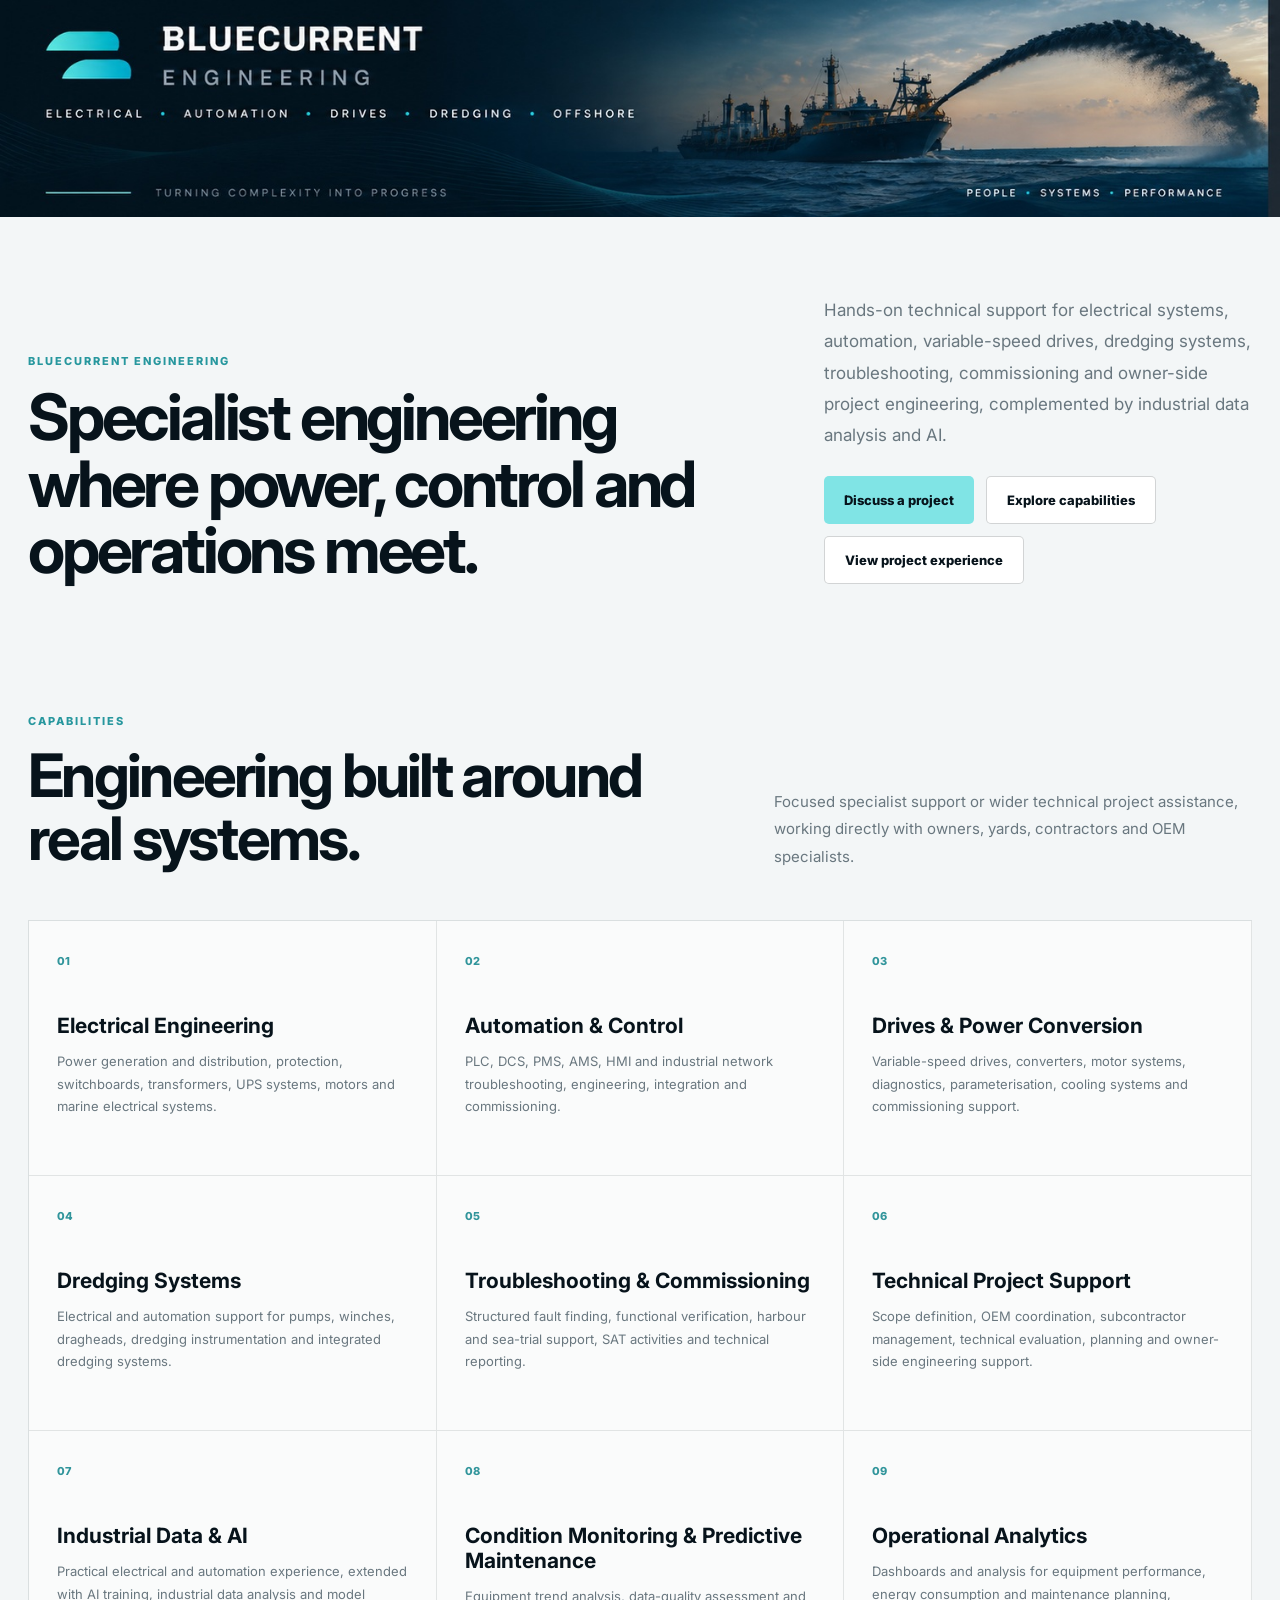
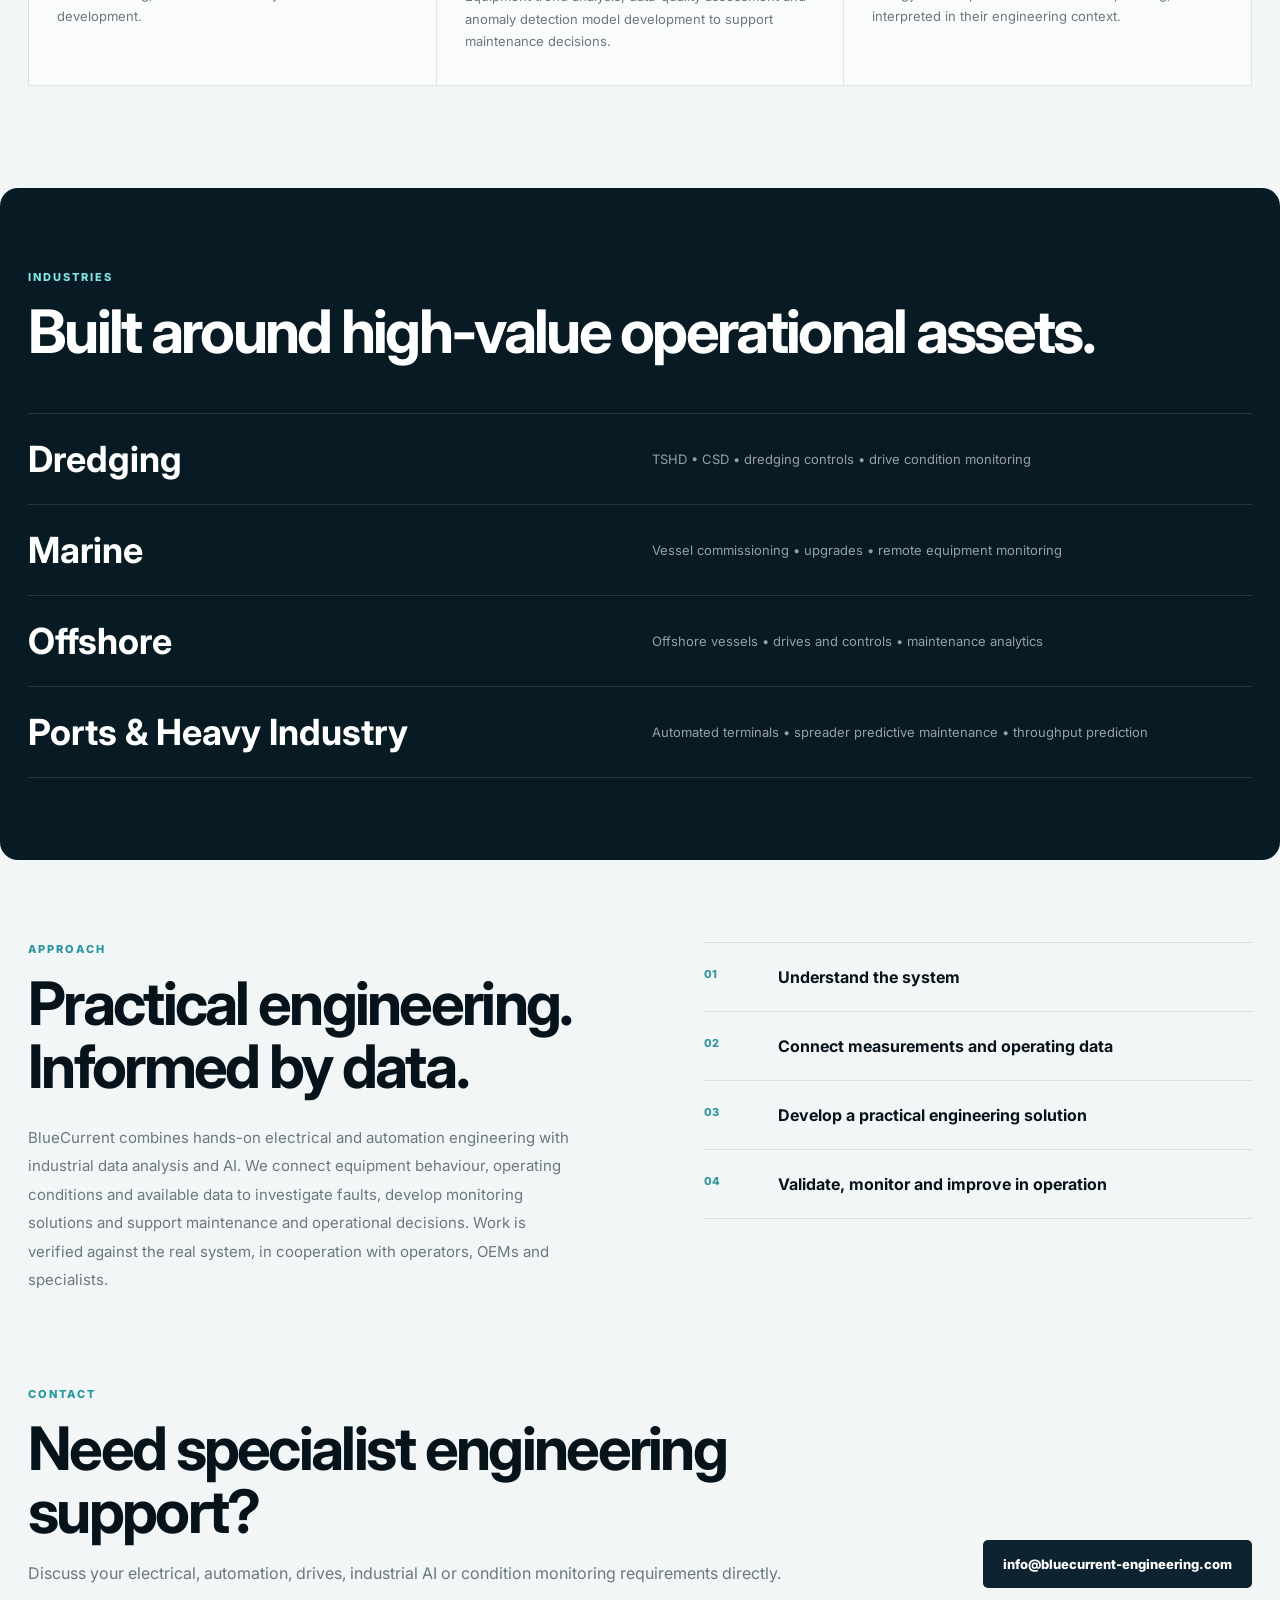
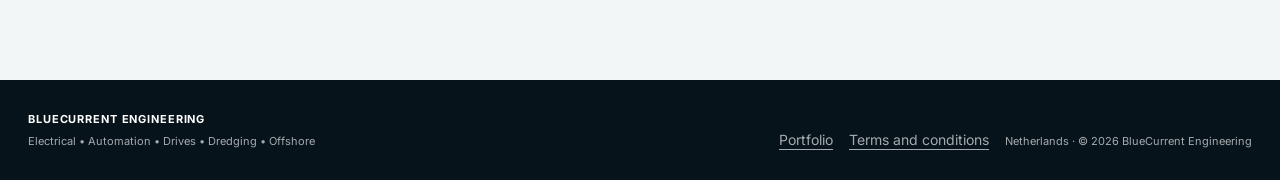
<file: index.html>
<!doctype html>
<html lang="en">
<head>
  <meta charset="utf-8">
  <meta name="viewport" content="width=device-width, initial-scale=1">
  <meta name="description" content="BlueCurrent Engineering — independent electrical, automation and drives engineering consultancy for dredging, marine and offshore operations.">
  <title>BlueCurrent Engineering</title>
  <link rel="preconnect" href="https://fonts.googleapis.com">
  <link rel="preconnect" href="https://fonts.gstatic.com" crossorigin>
  <link href="https://fonts.googleapis.com/css2?family=Inter:wght@400;500;600;700;800&display=swap" rel="stylesheet">
  <link rel="stylesheet" href="styles.css?v=20260913-1">
</head>
<body>

  <main id="top">
    <section class="hero-cover" aria-label="BlueCurrent Engineering">
      <img src="assets/hero-cover.jpg" alt="BlueCurrent Engineering — Electrical, Automation, Drives, Dredging and Offshore">
    </section>

    <section class="intro">
      <div class="intro-grid">
        <div>
          <span class="section-kicker">BlueCurrent Engineering</span>
          <h1>Specialist engineering where power, control and operations meet.</h1>
        </div>
        <div class="intro-side">
          <p>Hands-on technical support for electrical systems, automation, variable-speed drives, dredging systems, troubleshooting, commissioning and owner-side project engineering, complemented by industrial data analysis and AI.</p>
          <div class="intro-actions">
            <a class="button button-primary" href="mailto:info@bluecurrent-engineering.com">Discuss a project</a>
            <a class="button button-dark-outline" href="#services">Explore capabilities</a>
            <a class="button button-dark-outline" href="portfolio.html">View project experience</a>
          </div>
        </div>
      </div>
    </section>

    <section class="section" id="services">
      <div class="section-heading"><div><span class="section-kicker">Capabilities</span><h2>Engineering built around real systems.</h2></div><p>Focused specialist support or wider technical project assistance, working directly with owners, yards, contractors and OEM specialists.</p></div>
      <div class="service-grid">
        <article class="service-card"><span>01</span><h3>Electrical Engineering</h3><p>Power generation and distribution, protection, switchboards, transformers, UPS systems, motors and marine electrical systems.</p></article>
        <article class="service-card"><span>02</span><h3>Automation &amp; Control</h3><p>PLC, DCS, PMS, AMS, HMI and industrial network troubleshooting, engineering, integration and commissioning.</p></article>
        <article class="service-card"><span>03</span><h3>Drives &amp; Power Conversion</h3><p>Variable-speed drives, converters, motor systems, diagnostics, parameterisation, cooling systems and commissioning support.</p></article>
        <article class="service-card"><span>04</span><h3>Dredging Systems</h3><p>Electrical and automation support for pumps, winches, dragheads, dredging instrumentation and integrated dredging systems.</p></article>
        <article class="service-card"><span>05</span><h3>Troubleshooting &amp; Commissioning</h3><p>Structured fault finding, functional verification, harbour and sea-trial support, SAT activities and technical reporting.</p></article>
        <article class="service-card"><span>06</span><h3>Technical Project Support</h3><p>Scope definition, OEM coordination, subcontractor management, technical evaluation, planning and owner-side engineering support.</p></article>
        <article class="service-card"><span>07</span><h3>Industrial Data &amp; AI</h3><p>Practical electrical and automation experience, extended with AI training, industrial data analysis and model development.</p></article>
        <article class="service-card"><span>08</span><h3>Condition Monitoring &amp; Predictive Maintenance</h3><p>Equipment trend analysis, data-quality assessment and anomaly detection model development to support maintenance decisions.</p></article>
        <article class="service-card"><span>09</span><h3>Operational Analytics</h3><p>Dashboards and analysis for equipment performance, energy consumption and maintenance planning, interpreted in their engineering context.</p></article>
      </div>
    </section>

    <section class="section industries" id="industries">
      <div class="section-heading compact"><div><span class="section-kicker">Industries</span><h2>Built around high-value operational assets.</h2></div></div>
      <div class="industry-list"><div><strong>Dredging</strong><span>TSHD • CSD • dredging controls • drive condition monitoring</span></div><div><strong>Marine</strong><span>Vessel commissioning • upgrades • remote equipment monitoring</span></div><div><strong>Offshore</strong><span>Offshore vessels • drives and controls • maintenance analytics</span></div><div><strong>Ports &amp; Heavy Industry</strong><span>Automated terminals • spreader predictive maintenance • throughput prediction</span></div></div>
    </section>

    <section class="section approach" id="approach">
      <div class="approach-copy"><span class="section-kicker">Approach</span><h2>Practical engineering.<br>Informed by data.</h2><p>BlueCurrent combines hands-on electrical and automation engineering with industrial data analysis and AI. We connect equipment behaviour, operating conditions and available data to investigate faults, develop monitoring solutions and support maintenance and operational decisions. Work is verified against the real system, in cooperation with operators, OEMs and specialists.</p></div>
      <div class="principles"><div><span>01</span><strong>Understand the system</strong></div><div><span>02</span><strong>Connect measurements and operating data</strong></div><div><span>03</span><strong>Develop a practical engineering solution</strong></div><div><span>04</span><strong>Validate, monitor and improve in operation</strong></div></div>
    </section>

    <section class="contact"><div><span class="section-kicker">Contact</span><h2>Need specialist engineering support?</h2><p>Discuss your electrical, automation, drives, industrial AI or condition monitoring requirements directly.</p></div><a class="button button-dark" href="mailto:info@bluecurrent-engineering.com">info@bluecurrent-engineering.com</a></section>
  </main>

  <footer><div><strong>BLUECURRENT ENGINEERING</strong><span>Electrical • Automation • Drives • Dredging • Offshore</span></div><div><a href="portfolio.html">Portfolio</a><a href="terms-and-conditions.html">Terms and conditions</a><div>Netherlands · © <span id="year"></span> BlueCurrent Engineering</div></div></footer>
  <script src="script.js"></script>
<!-- Cloudflare Web Analytics --><script type='module' src='https://static.cloudflareinsights.com/beacon.min.js' data-cf-beacon='{"token": "864791f559824be9aa5b29a7c81ad743"}'></script><!-- End Cloudflare Web Analytics -->
</body>
</html>
</file>
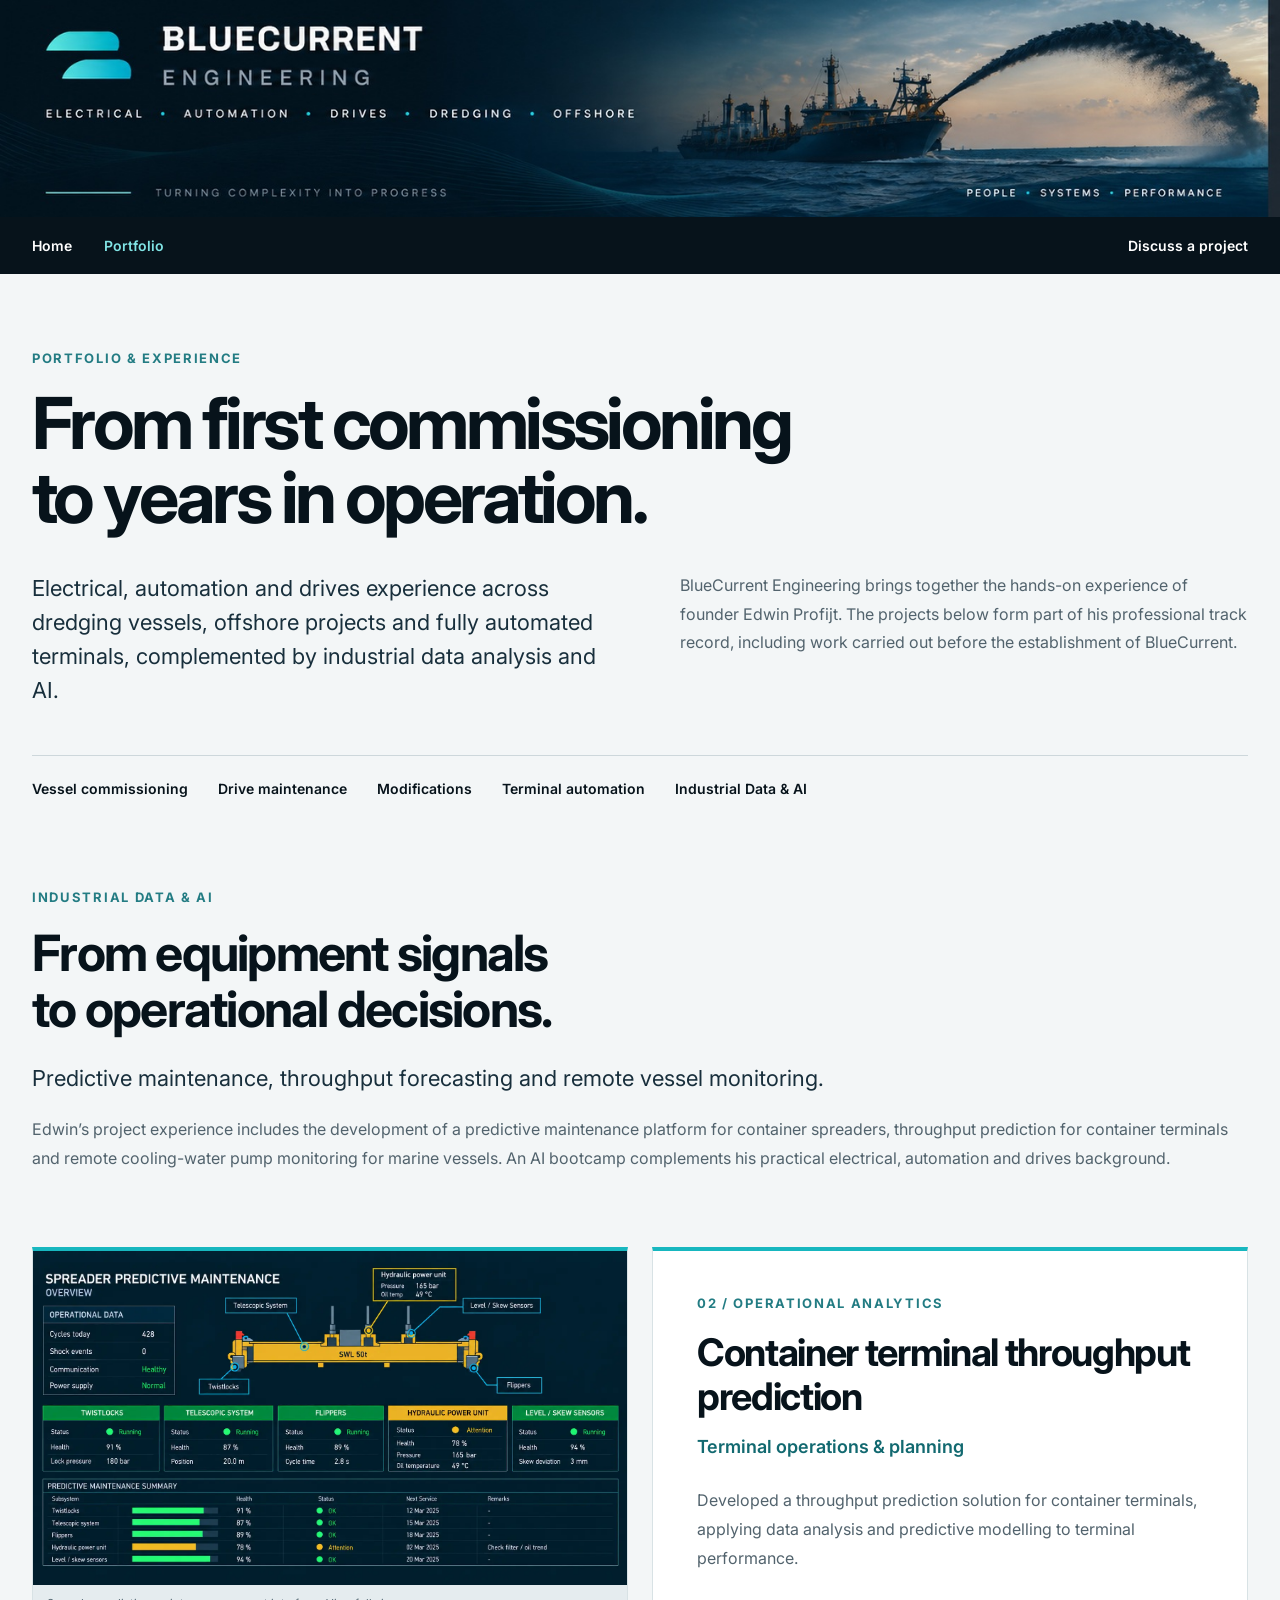
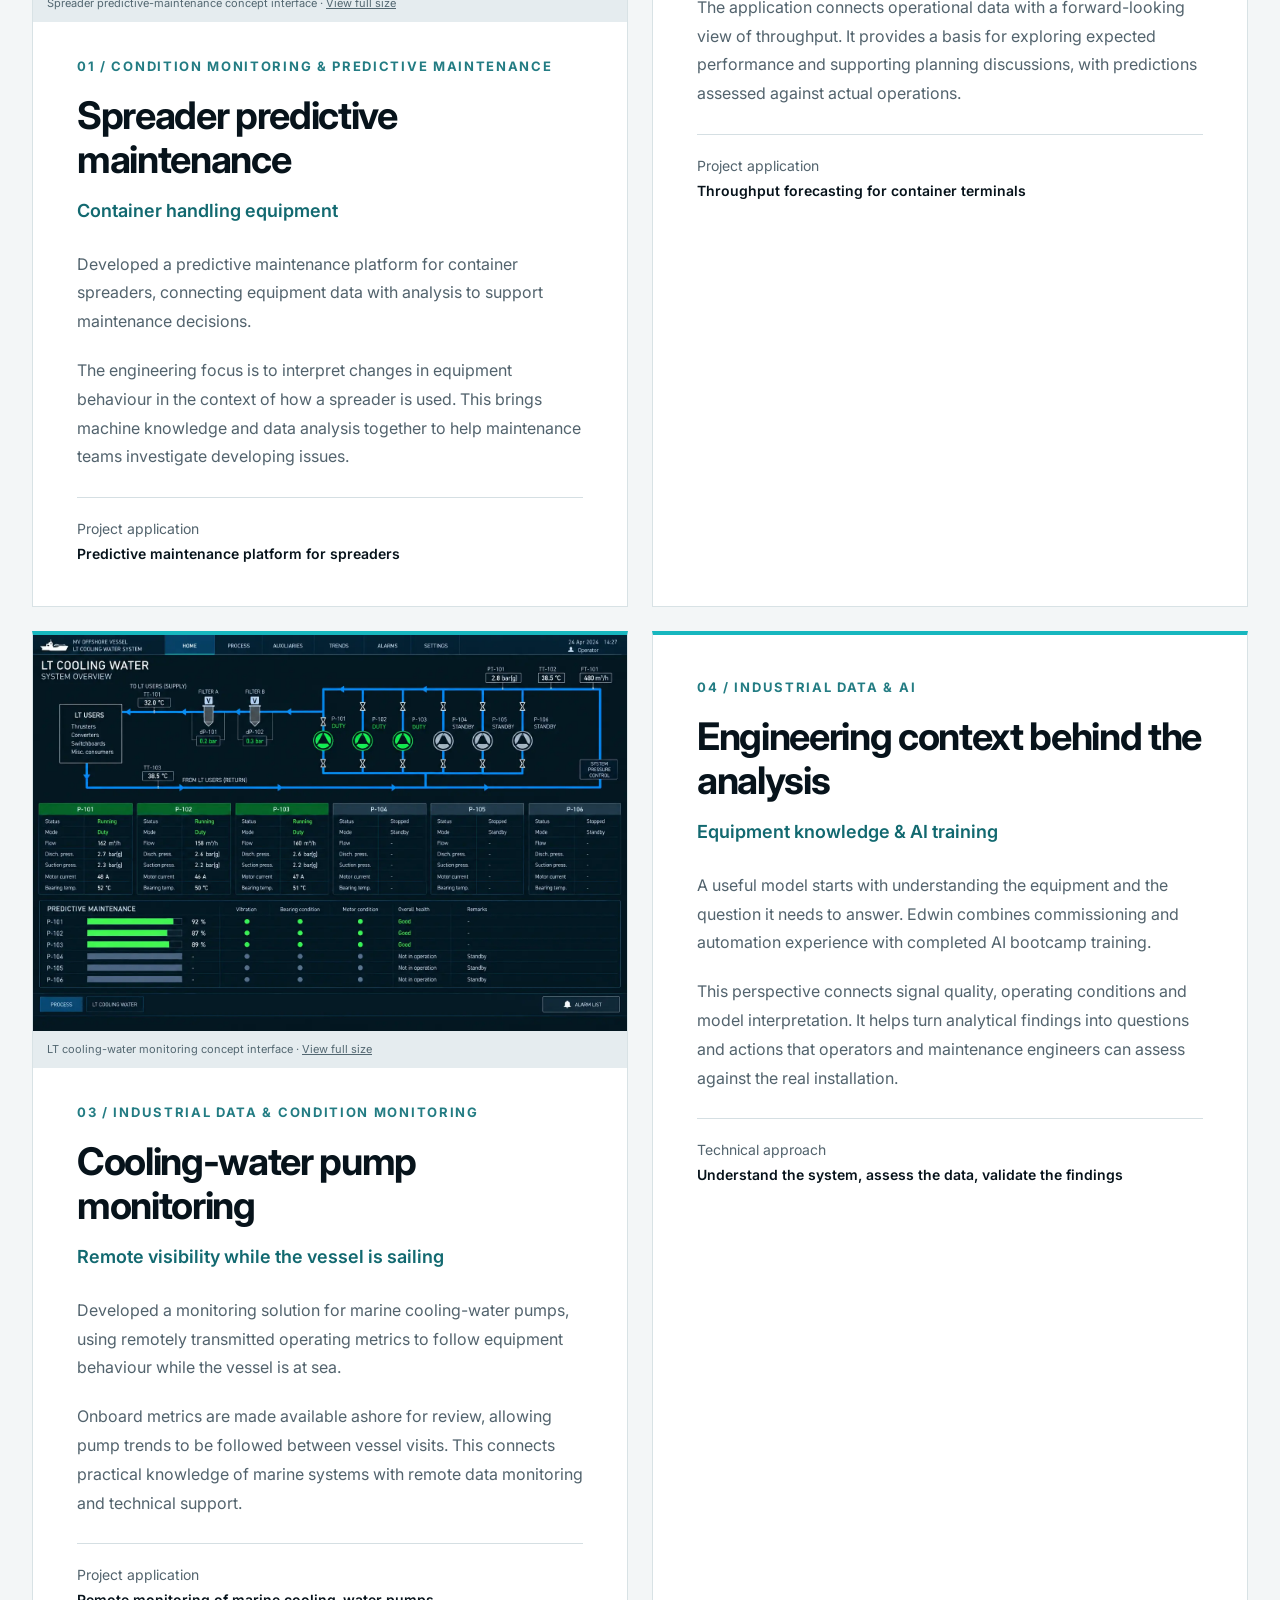
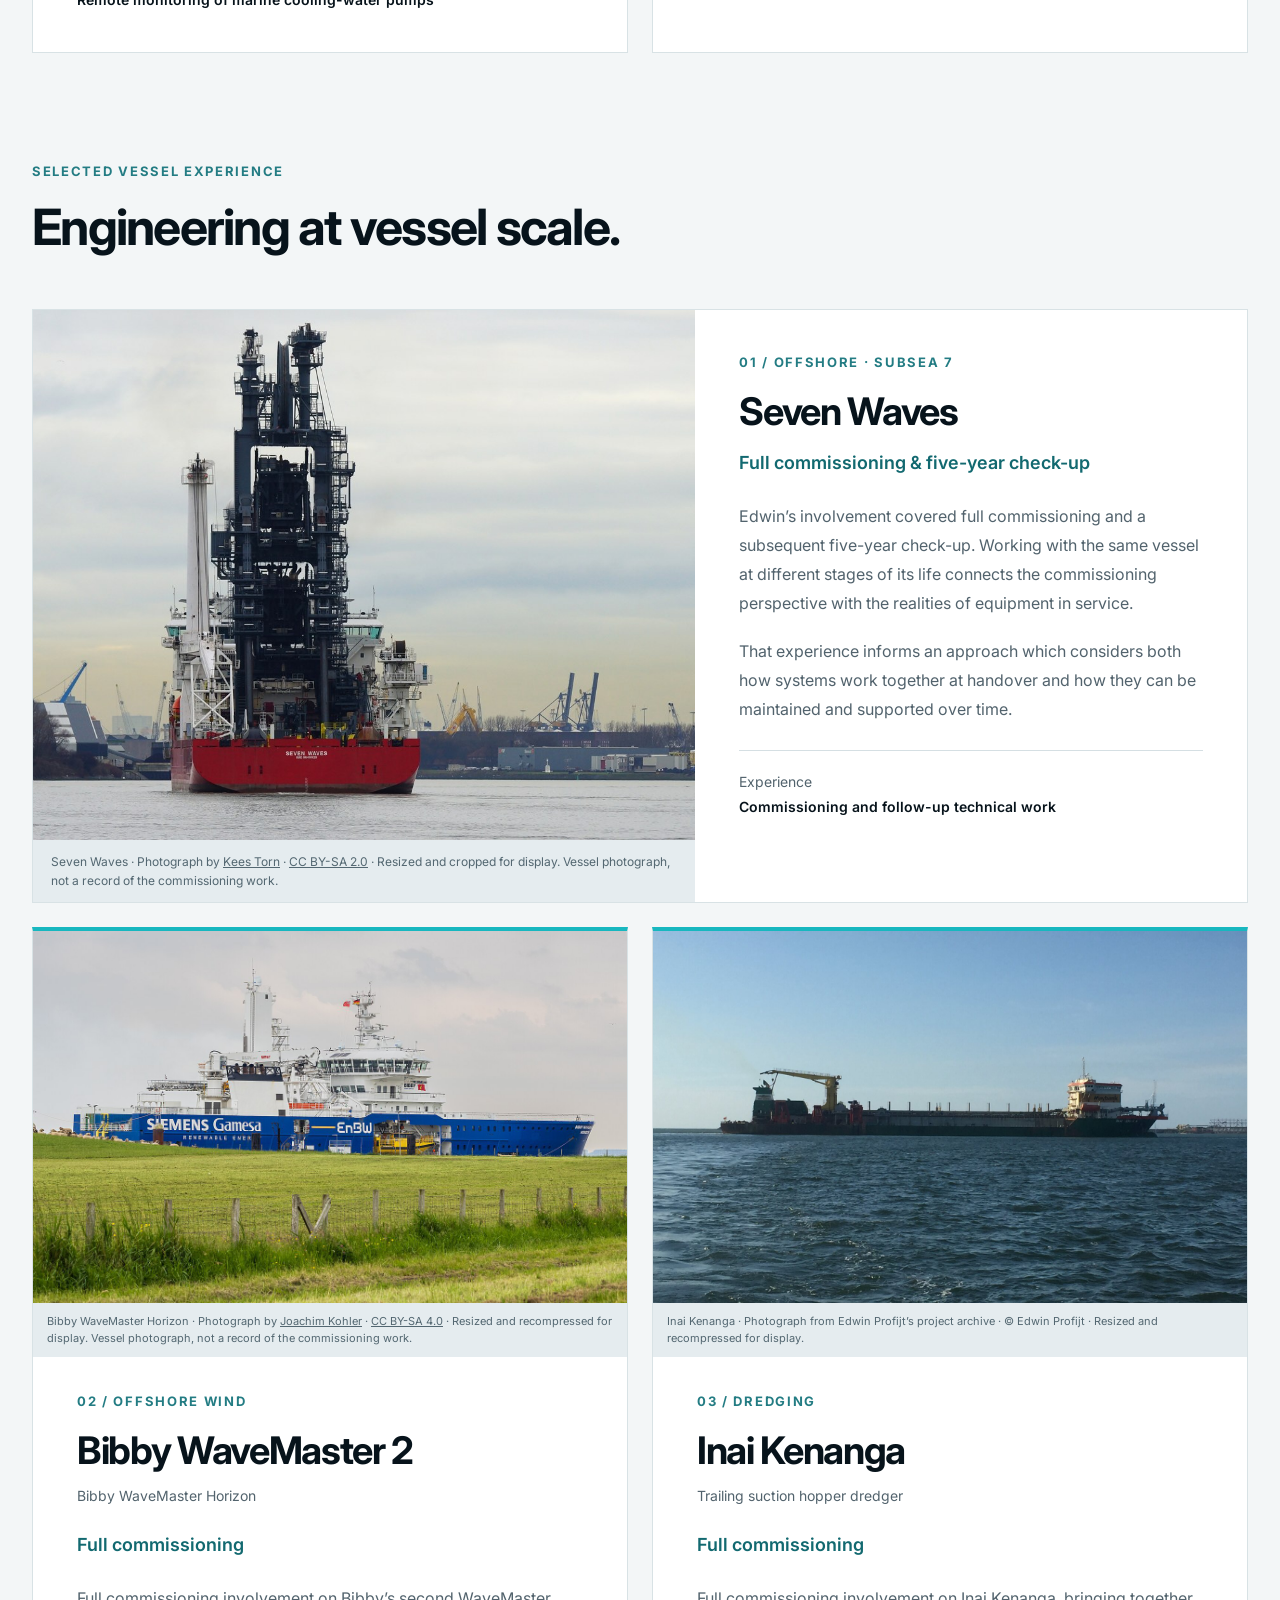
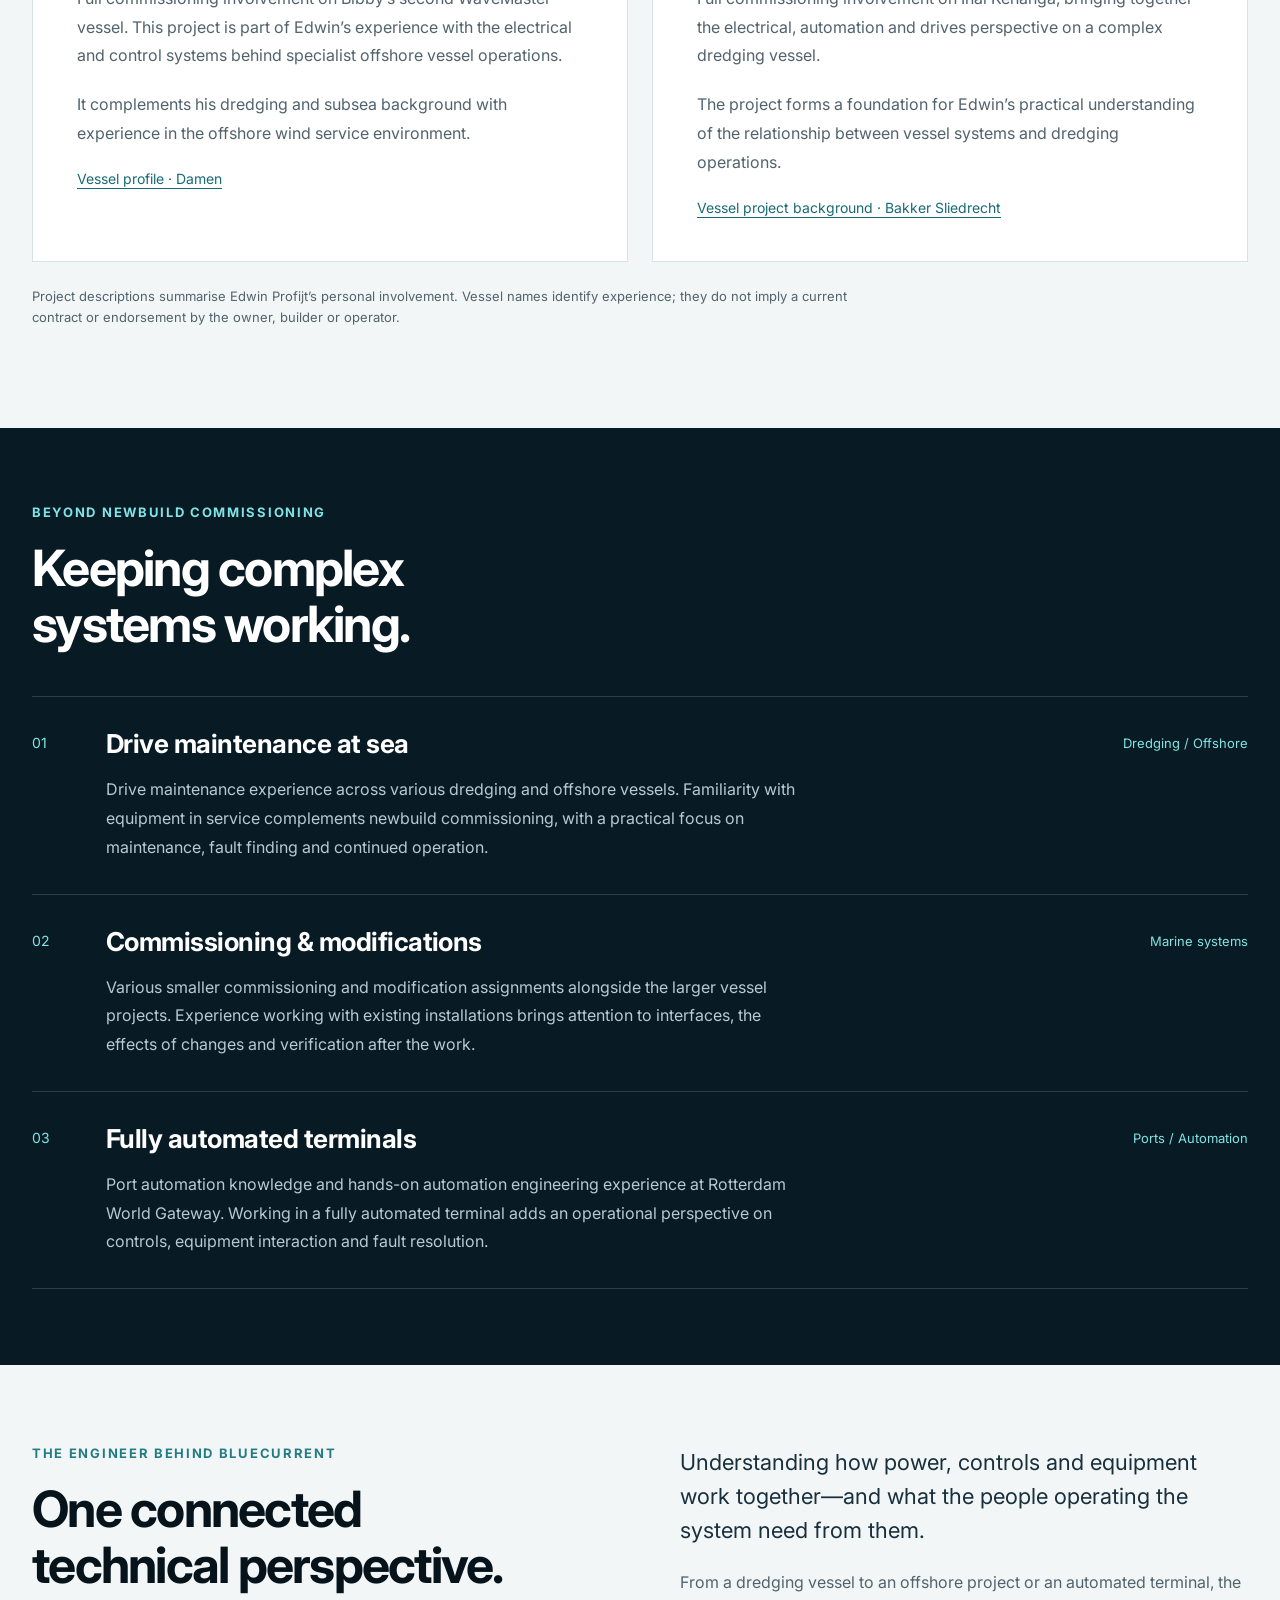
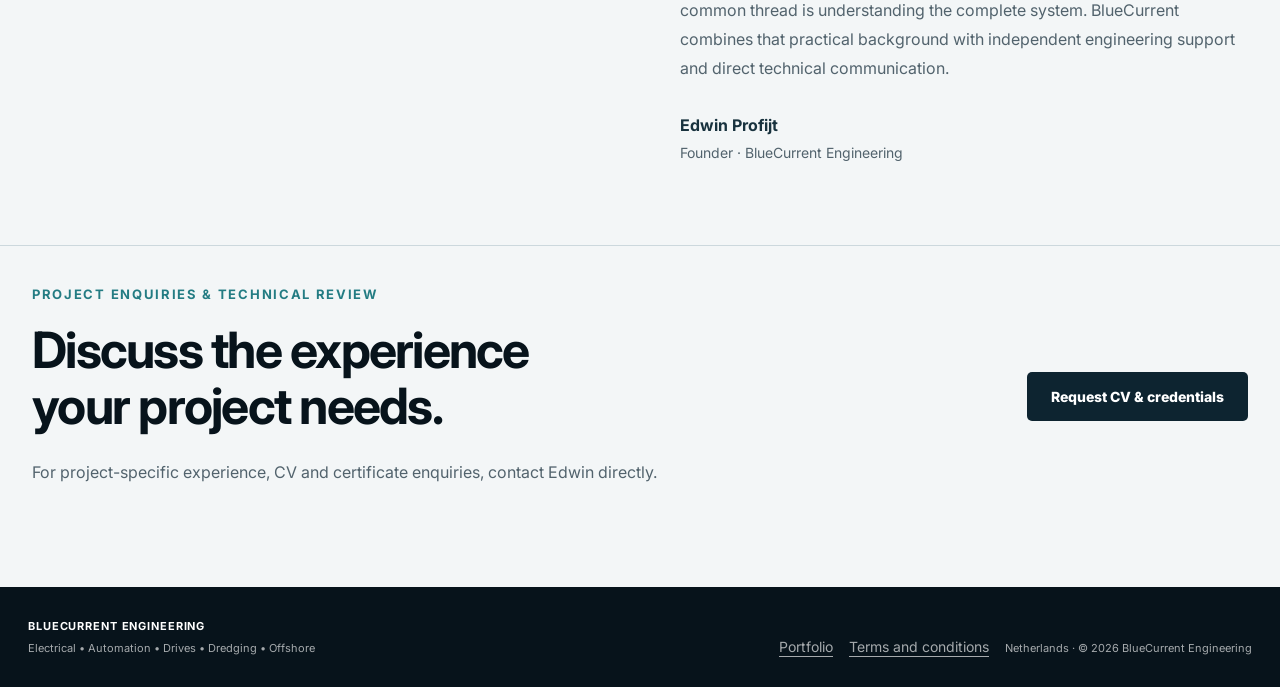
<file: portfolio.html>
<!doctype html>
<html lang="en">
<head>
  <meta charset="utf-8">
  <meta name="viewport" content="width=device-width, initial-scale=1">
  <meta name="description" content="Selected commissioning, marine drives and terminal automation experience of Edwin Profijt, founder of BlueCurrent Engineering.">
  <title>Portfolio &amp; Experience | BlueCurrent Engineering</title>
  <link rel="preconnect" href="https://fonts.googleapis.com">
  <link rel="preconnect" href="https://fonts.gstatic.com" crossorigin>
  <link href="https://fonts.googleapis.com/css2?family=Inter:wght@400;500;600;700;800&display=swap" rel="stylesheet">
  <link rel="stylesheet" href="styles.css?v=20260913-1">
  <link rel="stylesheet" href="portfolio.css?v=20260916-2">
</head>
<body class="portfolio-page">
<!-- Restored portfolio deployment: 2026-09-16 -->
<header class="hero-cover portfolio-header"><a href="index.html" aria-label="BlueCurrent Engineering home"><img src="assets/hero-cover.jpg" alt="BlueCurrent Engineering — Electrical, Automation, Drives, Dredging and Offshore"></a><nav class="portfolio-nav" aria-label="Main navigation"><a href="index.html">Home</a><a href="portfolio.html" aria-current="page">Portfolio</a><a href="mailto:info@bluecurrent-engineering.com">Discuss a project</a></nav></header>
<main>
<section class="portfolio-intro wrap"><span class="eyebrow">Portfolio &amp; experience</span><h1>From first commissioning<br>to years in operation.</h1><div class="intro-columns"><p class="lead">Electrical, automation and drives experience across dredging vessels, offshore projects and fully automated terminals, complemented by industrial data analysis and AI.</p><p>BlueCurrent Engineering brings together the hands-on experience of founder Edwin Profijt. The projects below form part of his professional track record, including work carried out before the establishment of BlueCurrent.</p></div><div class="disciplines"><span>Vessel commissioning</span><span>Drive maintenance</span><span>Modifications</span><span>Terminal automation</span><span>Industrial Data &amp; AI</span></div></section>
<section class="wrap selected" id="industrial-data-ai" aria-labelledby="ai-title">
<div class="section-label"><span class="eyebrow">Industrial Data &amp; AI</span><h2 id="ai-title">From equipment signals<br>to operational decisions.</h2><p class="lead">Predictive maintenance, throughput forecasting and remote vessel monitoring.</p><p>Edwin’s project experience includes the development of a predictive maintenance platform for container spreaders, throughput prediction for container terminals and remote cooling-water pump monitoring for marine vessels. An AI bootcamp complements his practical electrical, automation and drives background.</p></div>
<div class="project-pair">
<article class="project-panel has-image"><figure class="project-image diagram"><a href="assets/portfolio/spreader-predictive-maintenance.webp" target="_blank" rel="noopener"><img src="assets/portfolio/spreader-predictive-maintenance.webp" width="1672" height="941" alt="BlueCurrent concept dashboard for spreader predictive maintenance" loading="lazy" decoding="async"></a><figcaption>Spreader predictive-maintenance concept interface · <a href="assets/portfolio/spreader-predictive-maintenance.webp" target="_blank" rel="noopener">View full size</a></figcaption></figure><div class="project-panel-body"><span class="eyebrow">01 / Condition Monitoring &amp; Predictive Maintenance</span><h3>Spreader predictive maintenance</h3><p class="scope">Container handling equipment</p><p>Developed a predictive maintenance platform for container spreaders, connecting equipment data with analysis to support maintenance decisions.</p><p>The engineering focus is to interpret changes in equipment behaviour in the context of how a spreader is used. This brings machine knowledge and data analysis together to help maintenance teams investigate developing issues.</p><div class="project-detail"><span>Project application</span><strong>Predictive maintenance platform for spreaders</strong></div></div></article>
<article class="project-panel"><span class="eyebrow">02 / Operational Analytics</span><h3>Container terminal throughput prediction</h3><p class="scope">Terminal operations &amp; planning</p><p>Developed a throughput prediction solution for container terminals, applying data analysis and predictive modelling to terminal performance.</p><p>The application connects operational data with a forward-looking view of throughput. It provides a basis for exploring expected performance and supporting planning discussions, with predictions assessed against actual operations.</p><div class="project-detail"><span>Project application</span><strong>Throughput forecasting for container terminals</strong></div></article>
<article class="project-panel has-image"><figure class="project-image diagram"><a href="assets/portfolio/lt-cooling-water-monitoring.webp" target="_blank" rel="noopener"><img src="assets/portfolio/lt-cooling-water-monitoring.webp" width="1536" height="1024" alt="BlueCurrent concept HMI for LT cooling-water monitoring and predictive maintenance" loading="lazy" decoding="async"></a><figcaption>LT cooling-water monitoring concept interface · <a href="assets/portfolio/lt-cooling-water-monitoring.webp" target="_blank" rel="noopener">View full size</a></figcaption></figure><div class="project-panel-body"><span class="eyebrow">03 / Industrial Data &amp; Condition Monitoring</span><h3>Cooling-water pump monitoring</h3><p class="scope">Remote visibility while the vessel is sailing</p><p>Developed a monitoring solution for marine cooling-water pumps, using remotely transmitted operating metrics to follow equipment behaviour while the vessel is at sea.</p><p>Onboard metrics are made available ashore for review, allowing pump trends to be followed between vessel visits. This connects practical knowledge of marine systems with remote data monitoring and technical support.</p><div class="project-detail"><span>Project application</span><strong>Remote monitoring of marine cooling-water pumps</strong></div></div></article>
<article class="project-panel"><span class="eyebrow">04 / Industrial Data &amp; AI</span><h3>Engineering context behind the analysis</h3><p class="scope">Equipment knowledge &amp; AI training</p><p>A useful model starts with understanding the equipment and the question it needs to answer. Edwin combines commissioning and automation experience with completed AI bootcamp training.</p><p>This perspective connects signal quality, operating conditions and model interpretation. It helps turn analytical findings into questions and actions that operators and maintenance engineers can assess against the real installation.</p><div class="project-detail"><span>Technical approach</span><strong>Understand the system, assess the data, validate the findings</strong></div></article>
</div></section>
<section class="wrap selected" aria-labelledby="selected-title"><div class="section-label"><span class="eyebrow">Selected vessel experience</span><h2 id="selected-title">Engineering at vessel scale.</h2></div>
<article class="feature-project" id="seven-waves"><figure><img src="assets/portfolio/seven-waves.jpg" width="1600" height="836" alt="Seven Waves pipelay vessel on the Nieuwe Maas, seen from astern" fetchpriority="high"><figcaption>Seven Waves · Photograph by <a href="https://commons.wikimedia.org/wiki/File:SEVEN_WAVES_(24499748195).jpg">Kees Torn</a> · <a href="https://creativecommons.org/licenses/by-sa/2.0/">CC BY-SA 2.0</a> · Resized and cropped for display. Vessel photograph, not a record of the commissioning work.</figcaption></figure><div class="feature-copy"><span class="eyebrow">01 / Offshore · Subsea 7</span><h3>Seven Waves</h3><p class="scope">Full commissioning &amp; five-year check-up</p><p>Edwin’s involvement covered full commissioning and a subsequent five-year check-up. Working with the same vessel at different stages of its life connects the commissioning perspective with the realities of equipment in service.</p><p>That experience informs an approach which considers both how systems work together at handover and how they can be maintained and supported over time.</p><div class="project-detail"><span>Experience</span><strong>Commissioning and follow-up technical work</strong></div></div></article>
<div class="project-pair">
<article class="project-panel has-image"><figure class="project-image"><img src="assets/portfolio/bibby-wavemaster-2-horizon.jpg" width="1280" height="800" alt="Bibby WaveMaster Horizon offshore wind service vessel near Emden" loading="lazy" decoding="async"><figcaption>Bibby WaveMaster Horizon · Photograph by <a href="https://commons.wikimedia.org/wiki/File:Bibby_WaveMaster_Horizon_verl%C3%A4sst_die_Gro%C3%9Fe_Seeschleuse_Emden.jpg">Joachim Kohler</a> · <a href="https://creativecommons.org/licenses/by-sa/4.0/">CC BY-SA 4.0</a> · Resized and recompressed for display. Vessel photograph, not a record of the commissioning work.</figcaption></figure><div class="project-panel-body"><span class="eyebrow">02 / Offshore wind</span><h3>Bibby WaveMaster 2</h3><p class="vessel-note">Bibby WaveMaster Horizon</p><p class="scope">Full commissioning</p><p>Full commissioning involvement on Bibby’s second WaveMaster vessel. This project is part of Edwin’s experience with the electrical and control systems behind specialist offshore vessel operations.</p><p>It complements his dredging and subsea background with experience in the offshore wind service environment.</p><a class="source-link" href="https://www.damen.com/vessels/offshore/sov-9020-bibby-wavemaster-horizon">Vessel profile · Damen</a></div></article>
<article class="project-panel has-image"><figure class="project-image"><img src="assets/portfolio/inai-kenanga.jpg" width="1600" height="1200" alt="Inai Kenanga trailing suction hopper dredger seen from the water" loading="lazy" decoding="async"><figcaption>Inai Kenanga · Photograph from Edwin Profijt’s project archive · © Edwin Profijt · Resized and recompressed for display.</figcaption></figure><div class="project-panel-body"><span class="eyebrow">03 / Dredging</span><h3>Inai Kenanga</h3><p class="vessel-note">Trailing suction hopper dredger</p><p class="scope">Full commissioning</p><p>Full commissioning involvement on Inai Kenanga, bringing together the electrical, automation and drives perspective on a complex dredging vessel.</p><p>The project forms a foundation for Edwin’s practical understanding of the relationship between vessel systems and dredging operations.</p><a class="source-link" href="https://www.bakkersliedrecht.com/en/references/inai-kenanga-inai-kiara">Vessel project background · Bakker Sliedrecht</a></div></article>
</div><p class="experience-note">Project descriptions summarise Edwin Profijt’s personal involvement. Vessel names identify experience; they do not imply a current contract or endorsement by the owner, builder or operator.</p></section>
<section class="field-experience"><div class="wrap"><span class="eyebrow">Beyond newbuild commissioning</span><h2>Keeping complex<br>systems working.</h2><div class="experience-rows"><article><span class="row-number">01</span><div><h3>Drive maintenance at sea</h3><p>Drive maintenance experience across various dredging and offshore vessels. Familiarity with equipment in service complements newbuild commissioning, with a practical focus on maintenance, fault finding and continued operation.</p></div><span class="row-tag">Dredging / Offshore</span></article><article><span class="row-number">02</span><div><h3>Commissioning &amp; modifications</h3><p>Various smaller commissioning and modification assignments alongside the larger vessel projects. Experience working with existing installations brings attention to interfaces, the effects of changes and verification after the work.</p></div><span class="row-tag">Marine systems</span></article><article><span class="row-number">03</span><div><h3>Fully automated terminals</h3><p>Port automation knowledge and hands-on automation engineering experience at Rotterdam World Gateway. Working in a fully automated terminal adds an operational perspective on controls, equipment interaction and fault resolution.</p></div><span class="row-tag">Ports / Automation</span></article></div></div></section>
<section class="wrap engineer-story"><div><span class="eyebrow">The engineer behind BlueCurrent</span><h2>One connected<br>technical perspective.</h2></div><div><p class="lead">Understanding how power, controls and equipment work together—and what the people operating the system need from them.</p><p>From a dredging vessel to an offshore project or an automated terminal, the common thread is understanding the complete system. BlueCurrent combines that practical background with independent engineering support and direct technical communication.</p><p class="signature">Edwin Profijt <span>Founder · BlueCurrent Engineering</span></p></div></section>
<section class="wrap credentials"><div><span class="eyebrow">Project enquiries &amp; technical review</span><h2>Discuss the experience<br>your project needs.</h2><p>For project-specific experience, CV and certificate enquiries, contact Edwin directly.</p></div><a class="button button-dark" href="mailto:info@bluecurrent-engineering.com?subject=Project%20experience%20and%20credentials">Request CV &amp; credentials</a></section>
</main>
<footer><div><strong>BLUECURRENT ENGINEERING</strong><span>Electrical • Automation • Drives • Dredging • Offshore</span></div><div><a href="portfolio.html">Portfolio</a><a href="terms-and-conditions.html">Terms and conditions</a><div>Netherlands · © <span id="year"></span> BlueCurrent Engineering</div></div></footer>
<script src="script.js"></script>
<!-- Cloudflare Web Analytics --><script type='module' src='https://static.cloudflareinsights.com/beacon.min.js' data-cf-beacon='{"token": "864791f559824be9aa5b29a7c81ad743"}'></script><!-- End Cloudflare Web Analytics -->
</body>
</html>
</file>
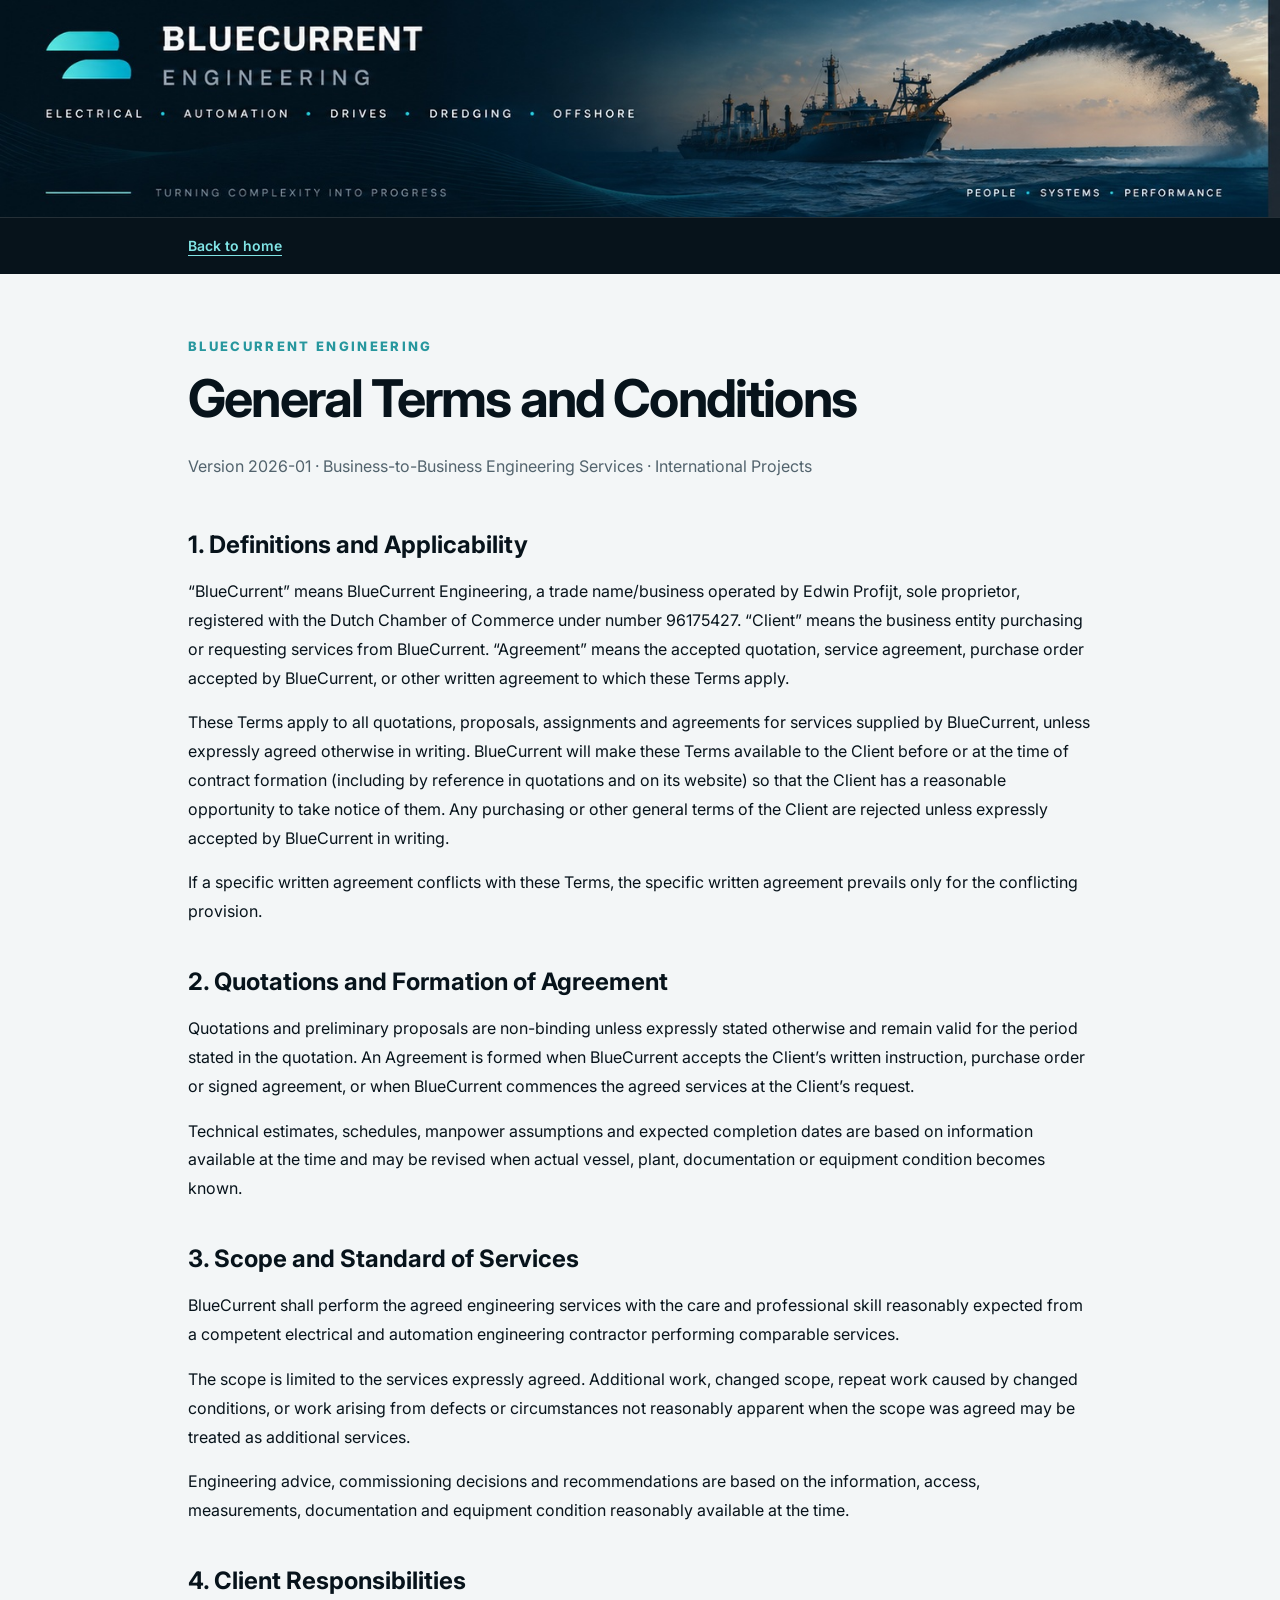
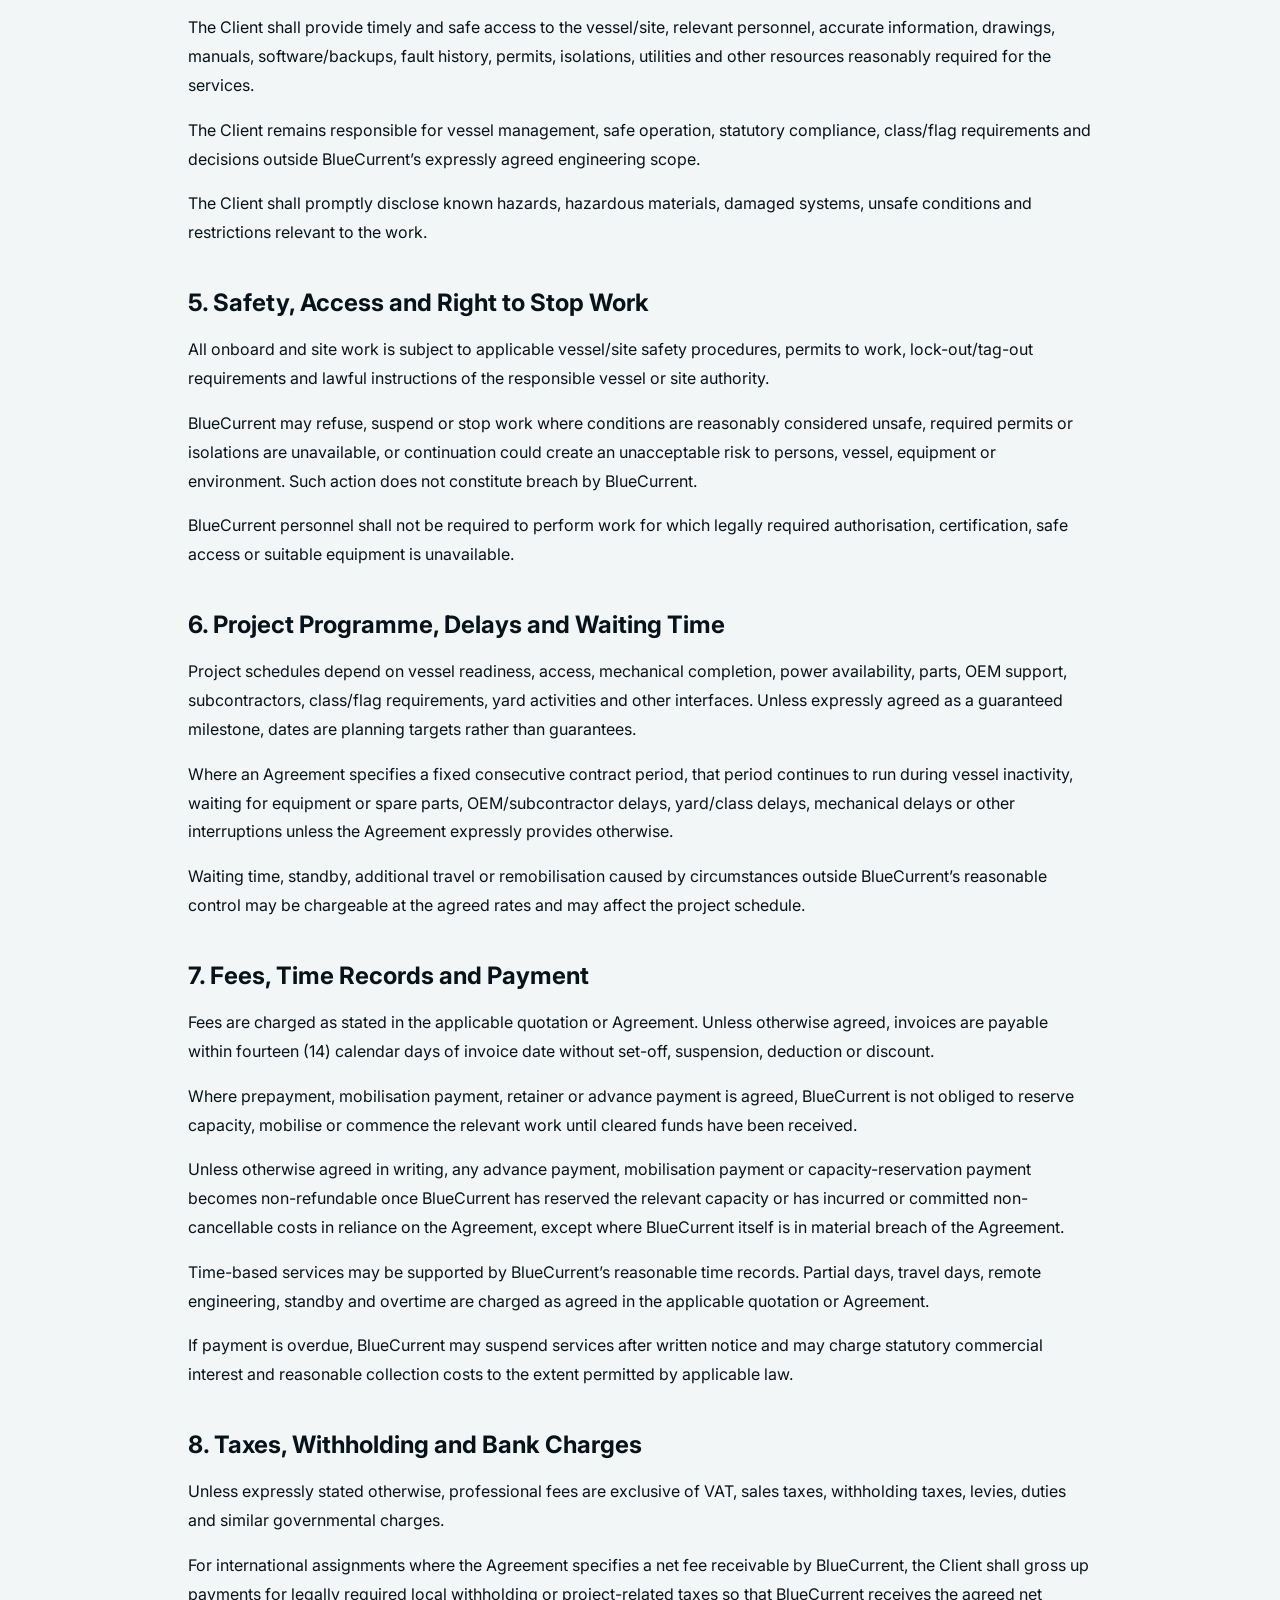
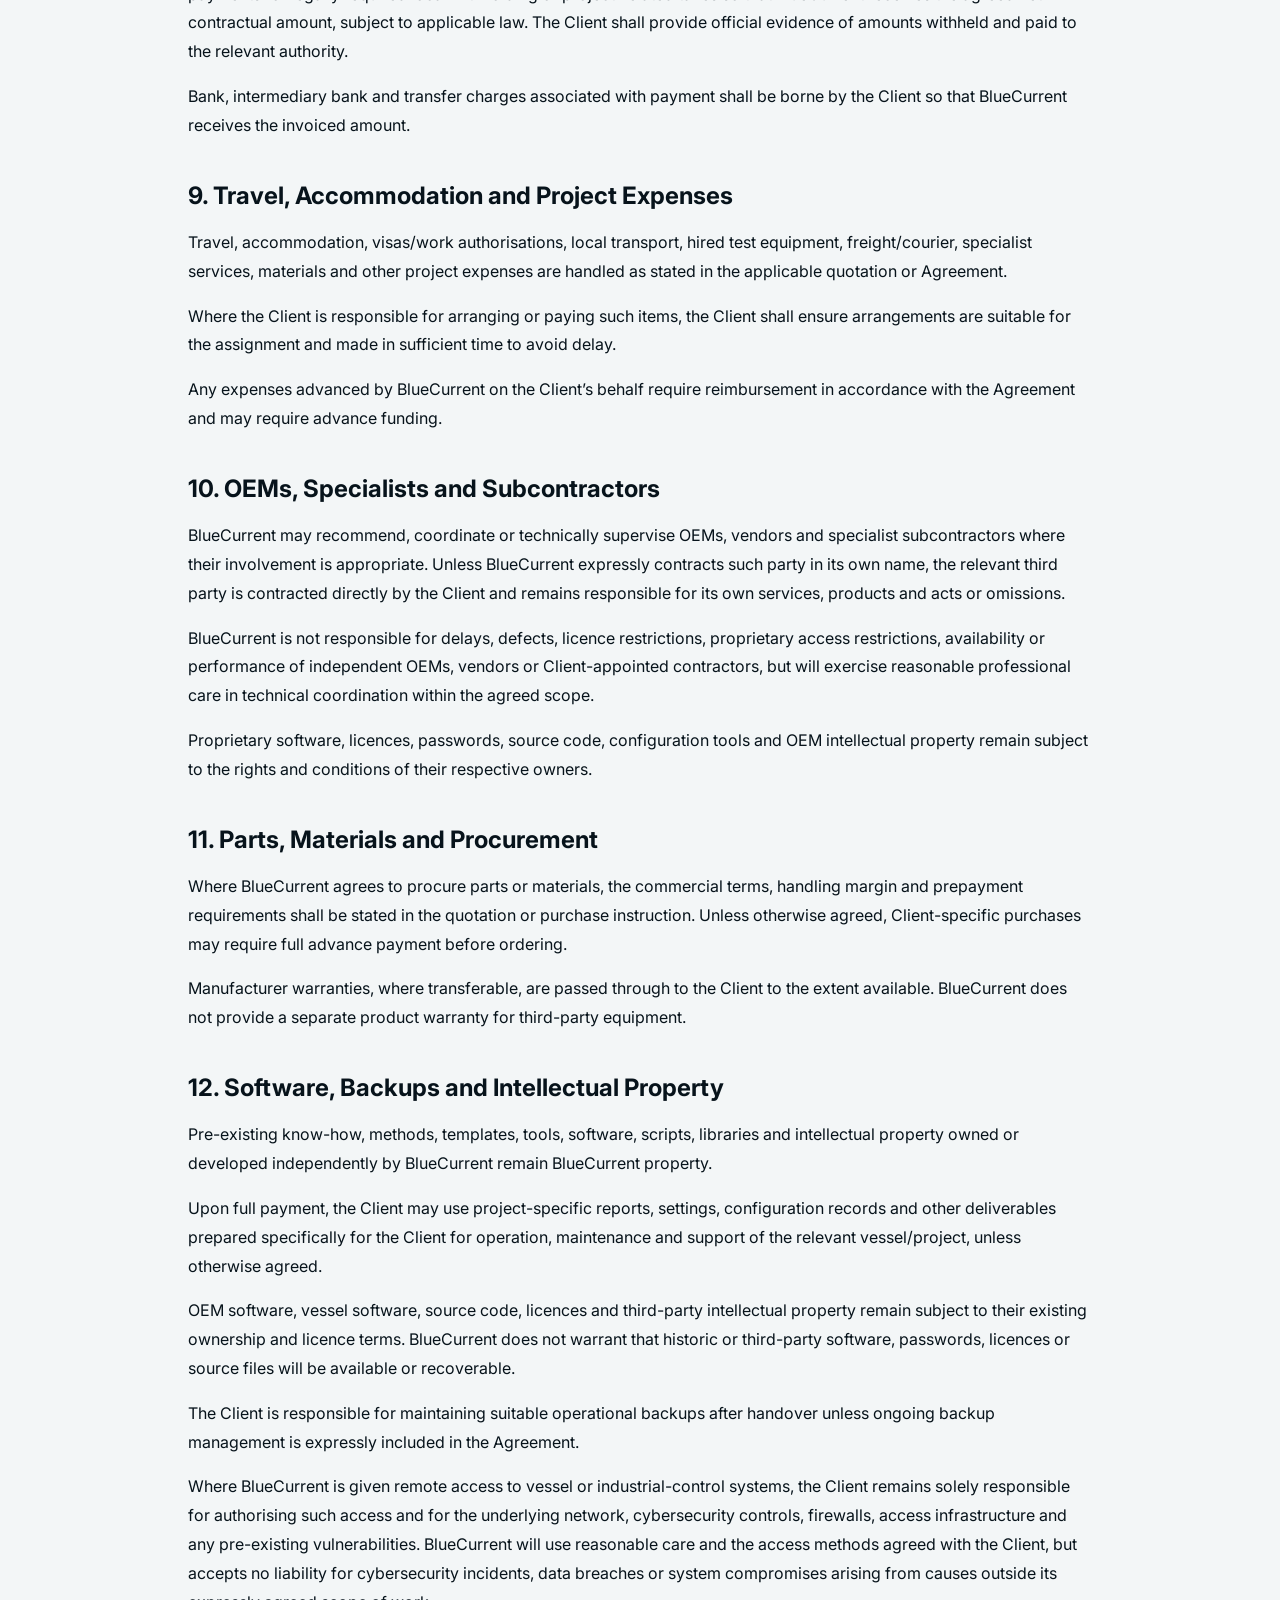
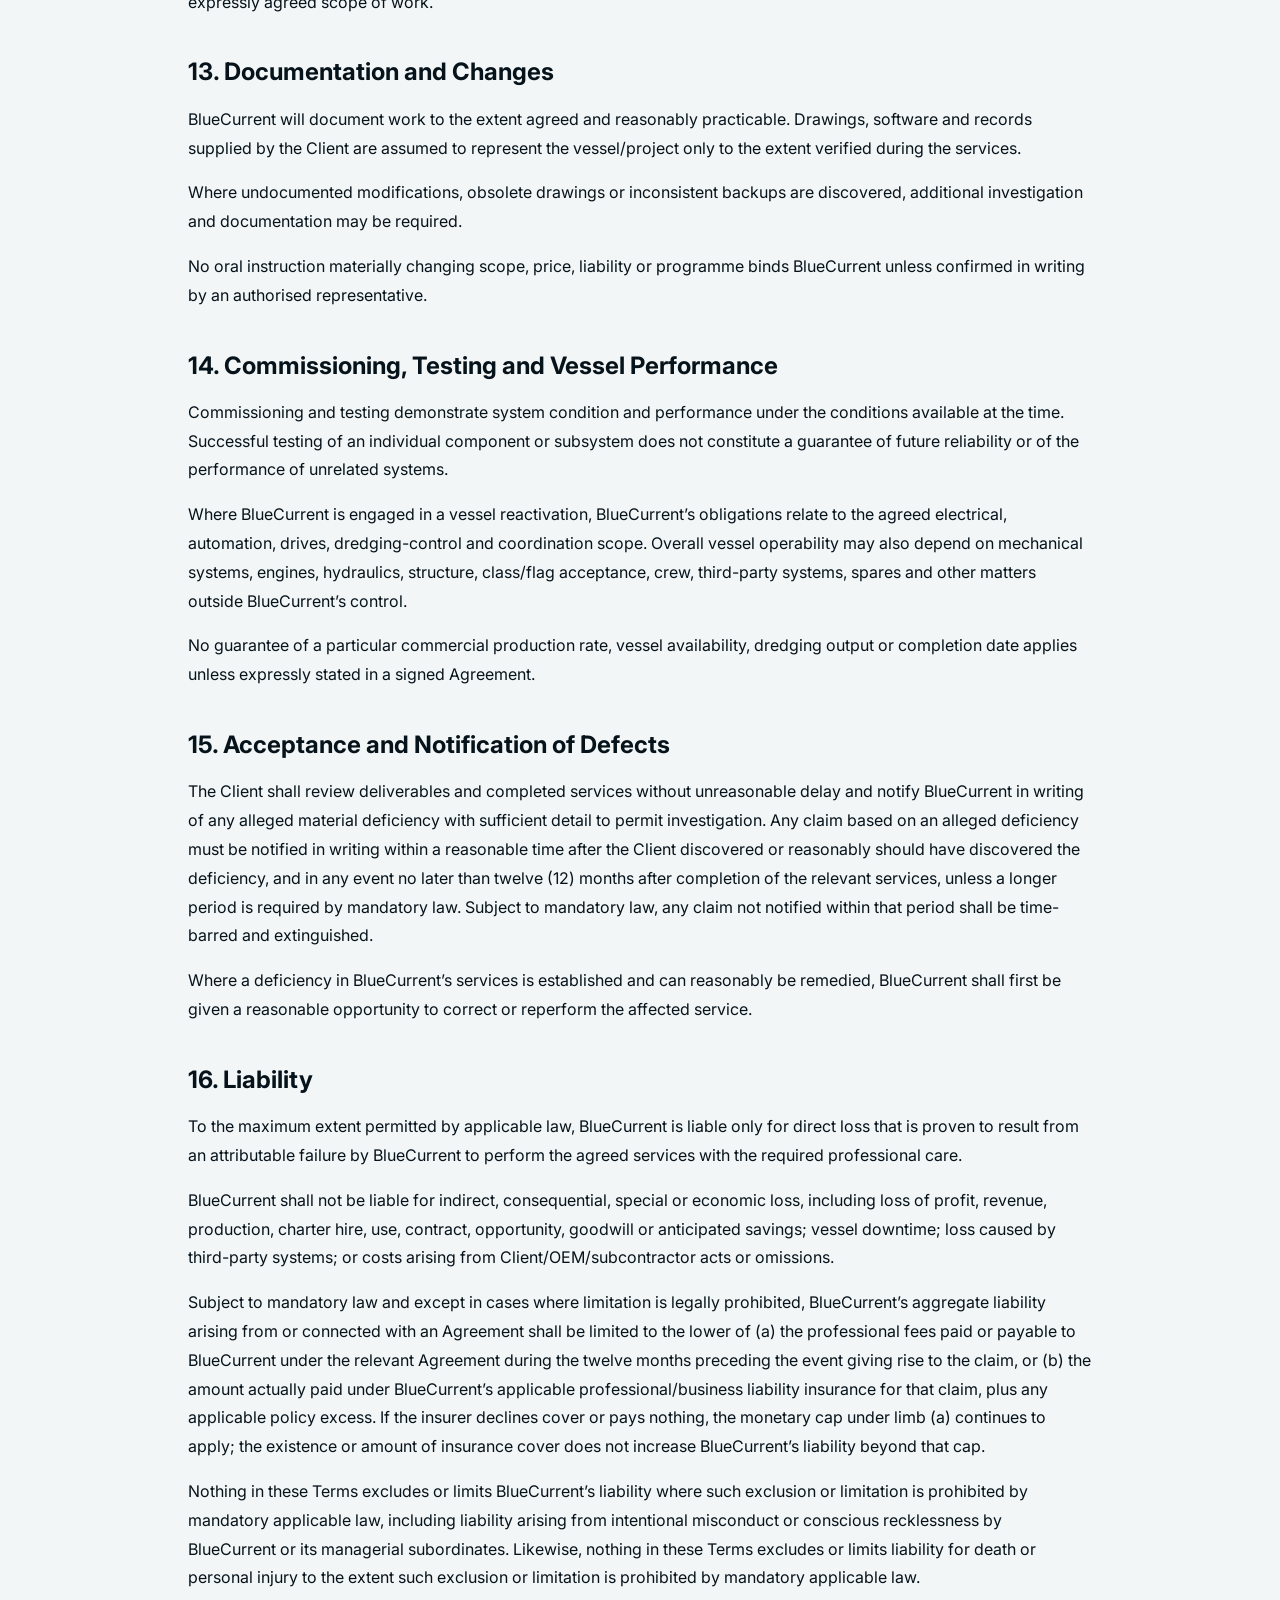
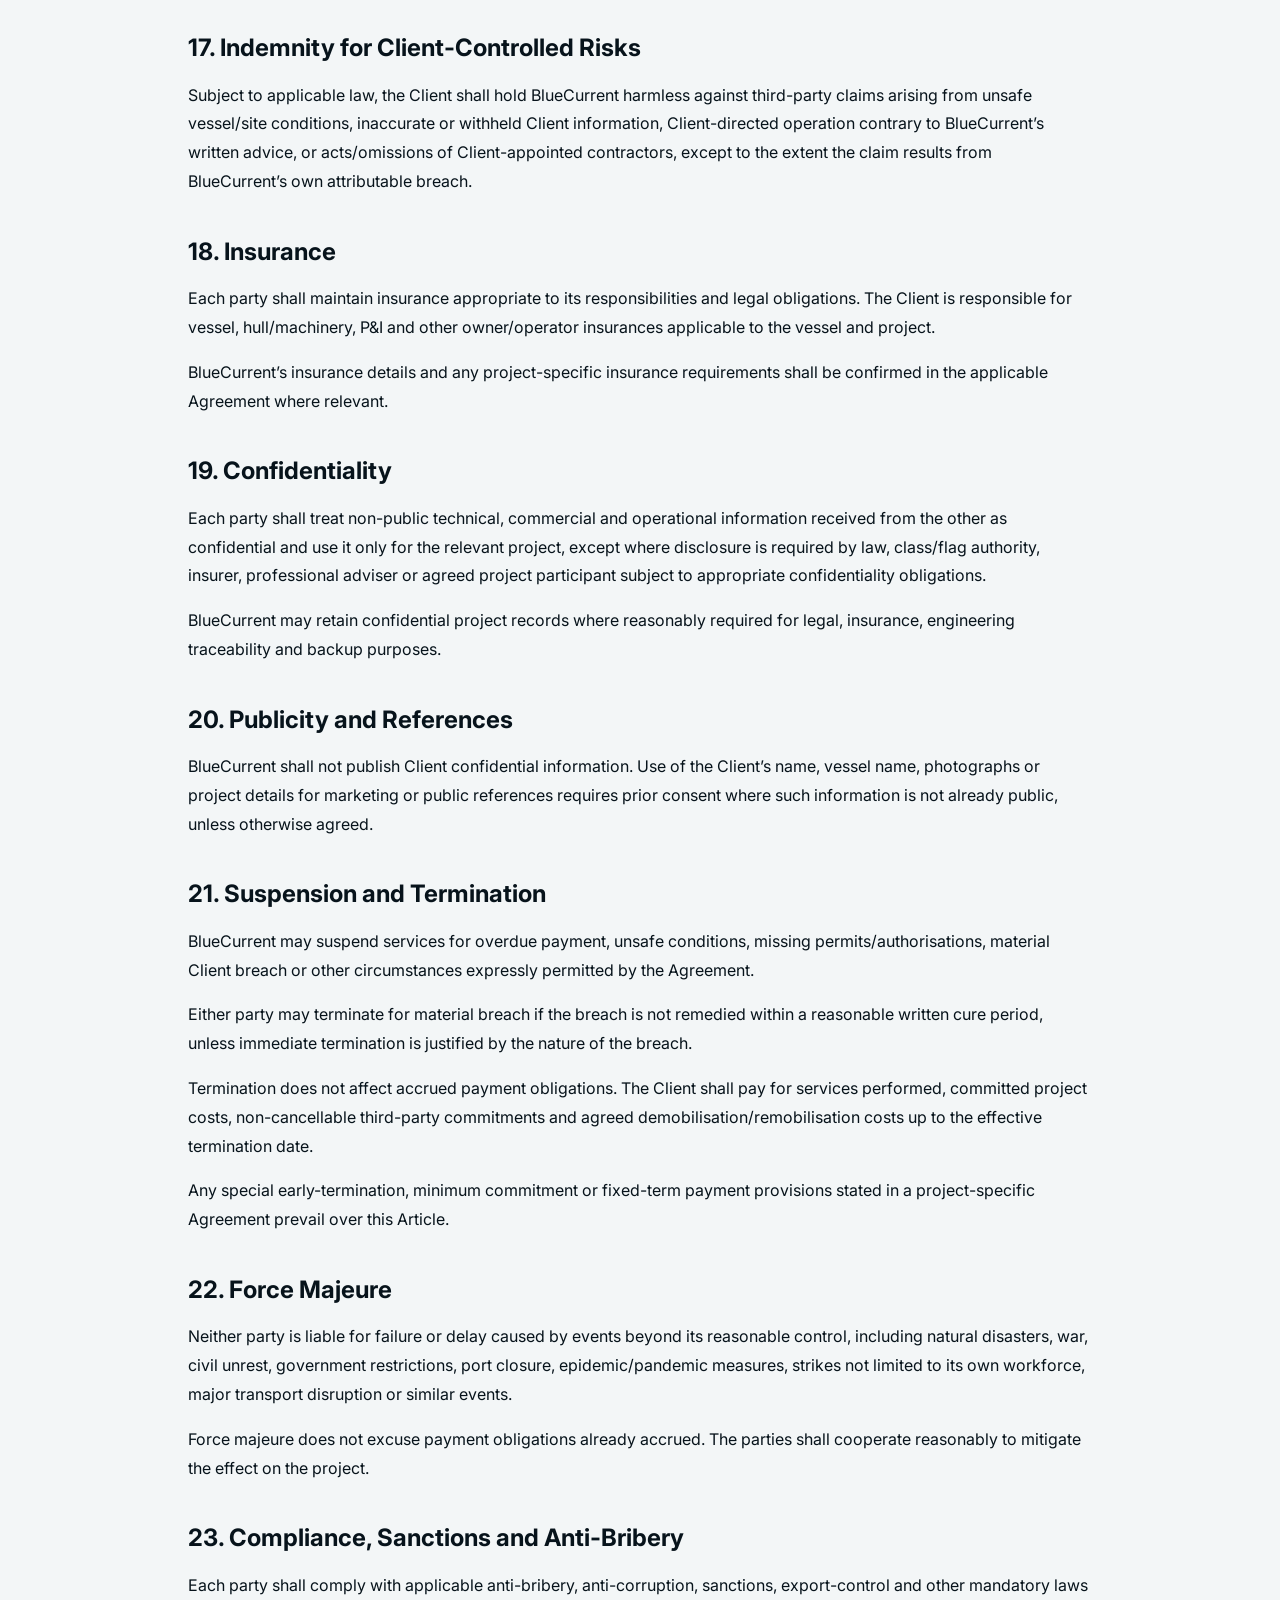
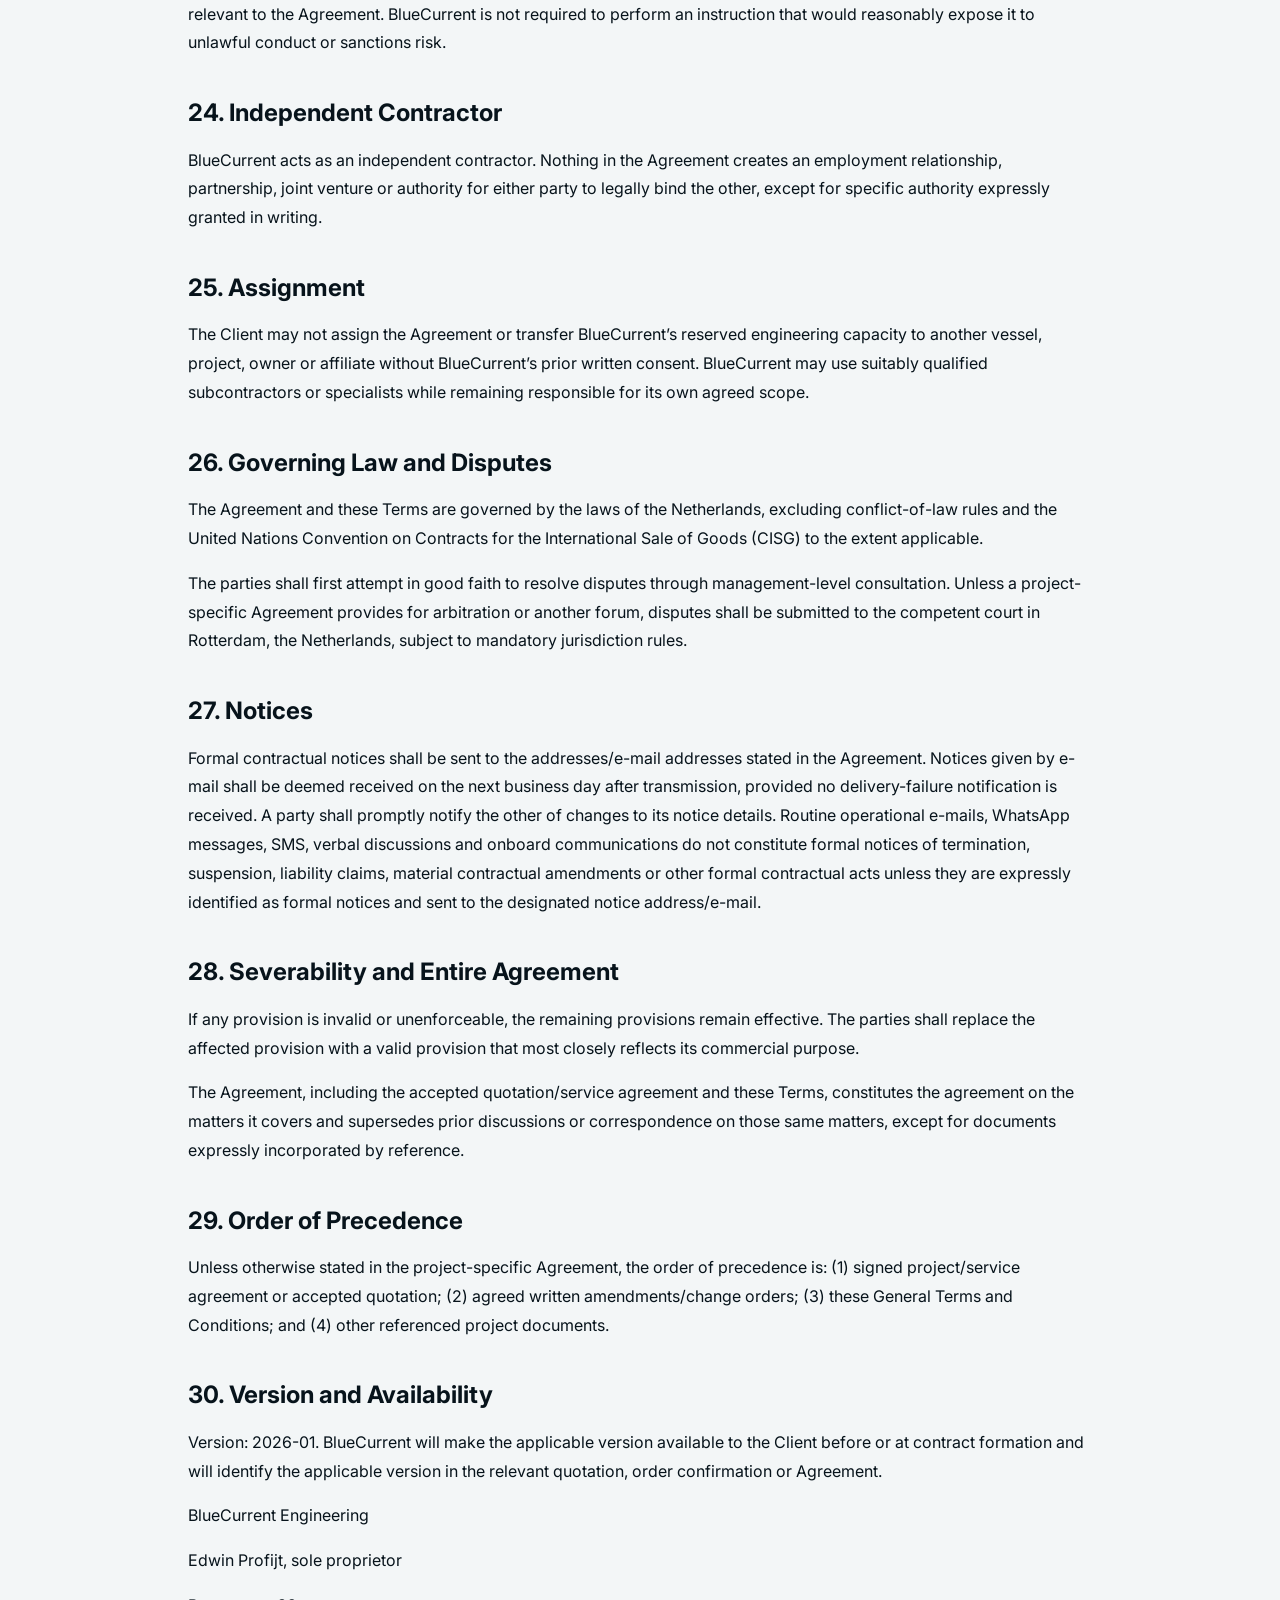
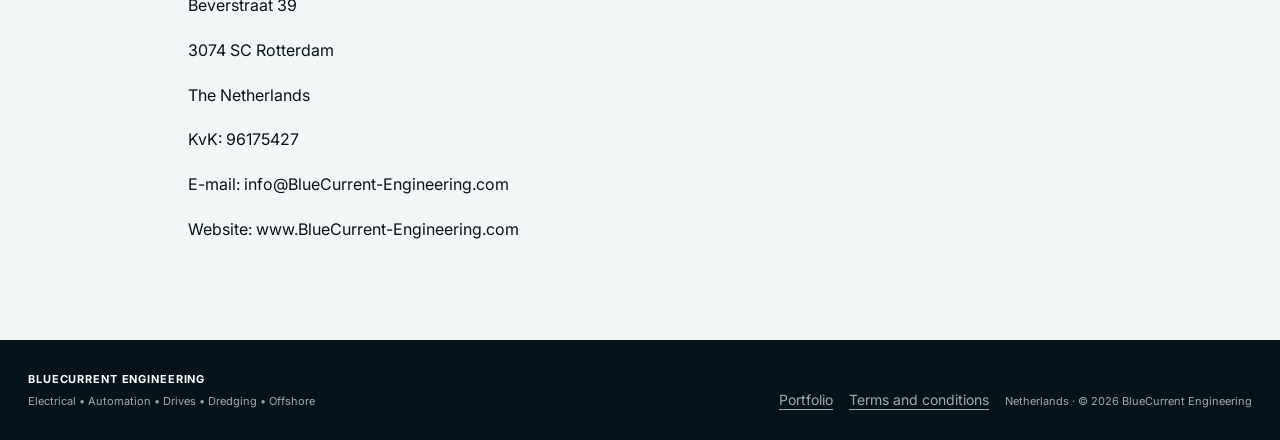
<file: terms-and-conditions.html>
<!doctype html>
<html lang="en">
<head>
  <meta charset="utf-8">
  <meta name="viewport" content="width=device-width, initial-scale=1">
  <meta name="description" content="BlueCurrent Engineering General Terms and Conditions, version 2026-01, for business-to-business engineering services and international projects.">
  <title>General Terms and Conditions | BlueCurrent Engineering</title>
  <link rel="preconnect" href="https://fonts.googleapis.com">
  <link rel="preconnect" href="https://fonts.gstatic.com" crossorigin>
  <link href="https://fonts.googleapis.com/css2?family=Inter:wght@400;500;600;700;800&display=swap" rel="stylesheet">
  <link rel="stylesheet" href="styles.css?v=20260913-1">
  <style>
    .terms-cover{position:sticky;top:0;z-index:50;box-shadow:0 1px 0 rgba(255,255,255,.10)}
    .terms-cover>a{display:block}
    .terms-home-nav{background:var(--ink);padding:8px max(20px,calc((100vw - 904px)/2));border-top:1px solid rgba(255,255,255,.12)}
    .terms-home-nav a{display:inline-flex;align-items:center;min-height:40px;color:#80e4e5;font-size:14px;font-weight:600;text-decoration:underline;text-underline-offset:4px}
    .terms-home-nav a:hover{color:#fff}
  </style>
</head>
<body class="terms-page">
<header class="hero-cover terms-cover" aria-label="BlueCurrent Engineering">
  <a href="index.html" aria-label="BlueCurrent Engineering home"><img src="assets/hero-cover.jpg" alt="BlueCurrent Engineering — Electrical, Automation, Drives, Dredging and Offshore"></a>
  <nav class="terms-home-nav" aria-label="Return navigation"><a href="index.html">Back to home</a></nav>
</header>
<main class="terms-content"><span class="section-kicker">BlueCurrent Engineering</span><h1>General Terms and Conditions</h1><p class="terms-version">Version 2026-01 · Business-to-Business Engineering Services · International Projects</p>
<h2>1. Definitions and Applicability</h2>
<p>“BlueCurrent” means BlueCurrent Engineering, a trade name/business operated by Edwin Profijt, sole proprietor, registered with the Dutch Chamber of Commerce under number 96175427. “Client” means the business entity purchasing or requesting services from BlueCurrent. “Agreement” means the accepted quotation, service agreement, purchase order accepted by BlueCurrent, or other written agreement to which these Terms apply.</p>
<p>These Terms apply to all quotations, proposals, assignments and agreements for services supplied by BlueCurrent, unless expressly agreed otherwise in writing. BlueCurrent will make these Terms available to the Client before or at the time of contract formation (including by reference in quotations and on its website) so that the Client has a reasonable opportunity to take notice of them. Any purchasing or other general terms of the Client are rejected unless expressly accepted by BlueCurrent in writing.</p>
<p>If a specific written agreement conflicts with these Terms, the specific written agreement prevails only for the conflicting provision.</p>
<h2>2. Quotations and Formation of Agreement</h2>
<p>Quotations and preliminary proposals are non-binding unless expressly stated otherwise and remain valid for the period stated in the quotation. An Agreement is formed when BlueCurrent accepts the Client’s written instruction, purchase order or signed agreement, or when BlueCurrent commences the agreed services at the Client’s request.</p>
<p>Technical estimates, schedules, manpower assumptions and expected completion dates are based on information available at the time and may be revised when actual vessel, plant, documentation or equipment condition becomes known.</p>
<h2>3. Scope and Standard of Services</h2>
<p>BlueCurrent shall perform the agreed engineering services with the care and professional skill reasonably expected from a competent electrical and automation engineering contractor performing comparable services.</p>
<p>The scope is limited to the services expressly agreed. Additional work, changed scope, repeat work caused by changed conditions, or work arising from defects or circumstances not reasonably apparent when the scope was agreed may be treated as additional services.</p>
<p>Engineering advice, commissioning decisions and recommendations are based on the information, access, measurements, documentation and equipment condition reasonably available at the time.</p>
<h2>4. Client Responsibilities</h2>
<p>The Client shall provide timely and safe access to the vessel/site, relevant personnel, accurate information, drawings, manuals, software/backups, fault history, permits, isolations, utilities and other resources reasonably required for the services.</p>
<p>The Client remains responsible for vessel management, safe operation, statutory compliance, class/flag requirements and decisions outside BlueCurrent’s expressly agreed engineering scope.</p>
<p>The Client shall promptly disclose known hazards, hazardous materials, damaged systems, unsafe conditions and restrictions relevant to the work.</p>
<h2>5. Safety, Access and Right to Stop Work</h2>
<p>All onboard and site work is subject to applicable vessel/site safety procedures, permits to work, lock-out/tag-out requirements and lawful instructions of the responsible vessel or site authority.</p>
<p>BlueCurrent may refuse, suspend or stop work where conditions are reasonably considered unsafe, required permits or isolations are unavailable, or continuation could create an unacceptable risk to persons, vessel, equipment or environment. Such action does not constitute breach by BlueCurrent.</p>
<p>BlueCurrent personnel shall not be required to perform work for which legally required authorisation, certification, safe access or suitable equipment is unavailable.</p>
<h2>6. Project Programme, Delays and Waiting Time</h2>
<p>Project schedules depend on vessel readiness, access, mechanical completion, power availability, parts, OEM support, subcontractors, class/flag requirements, yard activities and other interfaces. Unless expressly agreed as a guaranteed milestone, dates are planning targets rather than guarantees.</p>
<p>Where an Agreement specifies a fixed consecutive contract period, that period continues to run during vessel inactivity, waiting for equipment or spare parts, OEM/subcontractor delays, yard/class delays, mechanical delays or other interruptions unless the Agreement expressly provides otherwise.</p>
<p>Waiting time, standby, additional travel or remobilisation caused by circumstances outside BlueCurrent’s reasonable control may be chargeable at the agreed rates and may affect the project schedule.</p>
<h2>7. Fees, Time Records and Payment</h2>
<p>Fees are charged as stated in the applicable quotation or Agreement. Unless otherwise agreed, invoices are payable within fourteen (14) calendar days of invoice date without set-off, suspension, deduction or discount.</p>
<p>Where prepayment, mobilisation payment, retainer or advance payment is agreed, BlueCurrent is not obliged to reserve capacity, mobilise or commence the relevant work until cleared funds have been received.</p>
<p>Unless otherwise agreed in writing, any advance payment, mobilisation payment or capacity-reservation payment becomes non-refundable once BlueCurrent has reserved the relevant capacity or has incurred or committed non-cancellable costs in reliance on the Agreement, except where BlueCurrent itself is in material breach of the Agreement.</p>
<p>Time-based services may be supported by BlueCurrent’s reasonable time records. Partial days, travel days, remote engineering, standby and overtime are charged as agreed in the applicable quotation or Agreement.</p>
<p>If payment is overdue, BlueCurrent may suspend services after written notice and may charge statutory commercial interest and reasonable collection costs to the extent permitted by applicable law.</p>
<h2>8. Taxes, Withholding and Bank Charges</h2>
<p>Unless expressly stated otherwise, professional fees are exclusive of VAT, sales taxes, withholding taxes, levies, duties and similar governmental charges.</p>
<p>For international assignments where the Agreement specifies a net fee receivable by BlueCurrent, the Client shall gross up payments for legally required local withholding or project-related taxes so that BlueCurrent receives the agreed net contractual amount, subject to applicable law. The Client shall provide official evidence of amounts withheld and paid to the relevant authority.</p>
<p>Bank, intermediary bank and transfer charges associated with payment shall be borne by the Client so that BlueCurrent receives the invoiced amount.</p>
<h2>9. Travel, Accommodation and Project Expenses</h2>
<p>Travel, accommodation, visas/work authorisations, local transport, hired test equipment, freight/courier, specialist services, materials and other project expenses are handled as stated in the applicable quotation or Agreement.</p>
<p>Where the Client is responsible for arranging or paying such items, the Client shall ensure arrangements are suitable for the assignment and made in sufficient time to avoid delay.</p>
<p>Any expenses advanced by BlueCurrent on the Client’s behalf require reimbursement in accordance with the Agreement and may require advance funding.</p>
<h2>10. OEMs, Specialists and Subcontractors</h2>
<p>BlueCurrent may recommend, coordinate or technically supervise OEMs, vendors and specialist subcontractors where their involvement is appropriate. Unless BlueCurrent expressly contracts such party in its own name, the relevant third party is contracted directly by the Client and remains responsible for its own services, products and acts or omissions.</p>
<p>BlueCurrent is not responsible for delays, defects, licence restrictions, proprietary access restrictions, availability or performance of independent OEMs, vendors or Client-appointed contractors, but will exercise reasonable professional care in technical coordination within the agreed scope.</p>
<p>Proprietary software, licences, passwords, source code, configuration tools and OEM intellectual property remain subject to the rights and conditions of their respective owners.</p>
<h2>11. Parts, Materials and Procurement</h2>
<p>Where BlueCurrent agrees to procure parts or materials, the commercial terms, handling margin and prepayment requirements shall be stated in the quotation or purchase instruction. Unless otherwise agreed, Client-specific purchases may require full advance payment before ordering.</p>
<p>Manufacturer warranties, where transferable, are passed through to the Client to the extent available. BlueCurrent does not provide a separate product warranty for third-party equipment.</p>
<h2>12. Software, Backups and Intellectual Property</h2>
<p>Pre-existing know-how, methods, templates, tools, software, scripts, libraries and intellectual property owned or developed independently by BlueCurrent remain BlueCurrent property.</p>
<p>Upon full payment, the Client may use project-specific reports, settings, configuration records and other deliverables prepared specifically for the Client for operation, maintenance and support of the relevant vessel/project, unless otherwise agreed.</p>
<p>OEM software, vessel software, source code, licences and third-party intellectual property remain subject to their existing ownership and licence terms. BlueCurrent does not warrant that historic or third-party software, passwords, licences or source files will be available or recoverable.</p>
<p>The Client is responsible for maintaining suitable operational backups after handover unless ongoing backup management is expressly included in the Agreement.</p>
<p>Where BlueCurrent is given remote access to vessel or industrial-control systems, the Client remains solely responsible for authorising such access and for the underlying network, cybersecurity controls, firewalls, access infrastructure and any pre-existing vulnerabilities. BlueCurrent will use reasonable care and the access methods agreed with the Client, but accepts no liability for cybersecurity incidents, data breaches or system compromises arising from causes outside its expressly agreed scope of work.</p>
<h2>13. Documentation and Changes</h2>
<p>BlueCurrent will document work to the extent agreed and reasonably practicable. Drawings, software and records supplied by the Client are assumed to represent the vessel/project only to the extent verified during the services.</p>
<p>Where undocumented modifications, obsolete drawings or inconsistent backups are discovered, additional investigation and documentation may be required.</p>
<p>No oral instruction materially changing scope, price, liability or programme binds BlueCurrent unless confirmed in writing by an authorised representative.</p>
<h2>14. Commissioning, Testing and Vessel Performance</h2>
<p>Commissioning and testing demonstrate system condition and performance under the conditions available at the time. Successful testing of an individual component or subsystem does not constitute a guarantee of future reliability or of the performance of unrelated systems.</p>
<p>Where BlueCurrent is engaged in a vessel reactivation, BlueCurrent’s obligations relate to the agreed electrical, automation, drives, dredging-control and coordination scope. Overall vessel operability may also depend on mechanical systems, engines, hydraulics, structure, class/flag acceptance, crew, third-party systems, spares and other matters outside BlueCurrent’s control.</p>
<p>No guarantee of a particular commercial production rate, vessel availability, dredging output or completion date applies unless expressly stated in a signed Agreement.</p>
<h2>15. Acceptance and Notification of Defects</h2>
<p>The Client shall review deliverables and completed services without unreasonable delay and notify BlueCurrent in writing of any alleged material deficiency with sufficient detail to permit investigation. Any claim based on an alleged deficiency must be notified in writing within a reasonable time after the Client discovered or reasonably should have discovered the deficiency, and in any event no later than twelve (12) months after completion of the relevant services, unless a longer period is required by mandatory law. Subject to mandatory law, any claim not notified within that period shall be time-barred and extinguished.</p>
<p>Where a deficiency in BlueCurrent’s services is established and can reasonably be remedied, BlueCurrent shall first be given a reasonable opportunity to correct or reperform the affected service.</p>
<h2>16. Liability</h2>
<p>To the maximum extent permitted by applicable law, BlueCurrent is liable only for direct loss that is proven to result from an attributable failure by BlueCurrent to perform the agreed services with the required professional care.</p>
<p>BlueCurrent shall not be liable for indirect, consequential, special or economic loss, including loss of profit, revenue, production, charter hire, use, contract, opportunity, goodwill or anticipated savings; vessel downtime; loss caused by third-party systems; or costs arising from Client/OEM/subcontractor acts or omissions.</p>
<p>Subject to mandatory law and except in cases where limitation is legally prohibited, BlueCurrent’s aggregate liability arising from or connected with an Agreement shall be limited to the lower of (a) the professional fees paid or payable to BlueCurrent under the relevant Agreement during the twelve months preceding the event giving rise to the claim, or (b) the amount actually paid under BlueCurrent’s applicable professional/business liability insurance for that claim, plus any applicable policy excess. If the insurer declines cover or pays nothing, the monetary cap under limb (a) continues to apply; the existence or amount of insurance cover does not increase BlueCurrent’s liability beyond that cap.</p>
<p>Nothing in these Terms excludes or limits BlueCurrent’s liability where such exclusion or limitation is prohibited by mandatory applicable law, including liability arising from intentional misconduct or conscious recklessness by BlueCurrent or its managerial subordinates. Likewise, nothing in these Terms excludes or limits liability for death or personal injury to the extent such exclusion or limitation is prohibited by mandatory applicable law.</p>
<h2>17. Indemnity for Client-Controlled Risks</h2>
<p>Subject to applicable law, the Client shall hold BlueCurrent harmless against third-party claims arising from unsafe vessel/site conditions, inaccurate or withheld Client information, Client-directed operation contrary to BlueCurrent’s written advice, or acts/omissions of Client-appointed contractors, except to the extent the claim results from BlueCurrent’s own attributable breach.</p>
<h2>18. Insurance</h2>
<p>Each party shall maintain insurance appropriate to its responsibilities and legal obligations. The Client is responsible for vessel, hull/machinery, P&amp;I and other owner/operator insurances applicable to the vessel and project.</p>
<p>BlueCurrent’s insurance details and any project-specific insurance requirements shall be confirmed in the applicable Agreement where relevant.</p>
<h2>19. Confidentiality</h2>
<p>Each party shall treat non-public technical, commercial and operational information received from the other as confidential and use it only for the relevant project, except where disclosure is required by law, class/flag authority, insurer, professional adviser or agreed project participant subject to appropriate confidentiality obligations.</p>
<p>BlueCurrent may retain confidential project records where reasonably required for legal, insurance, engineering traceability and backup purposes.</p>
<h2>20. Publicity and References</h2>
<p>BlueCurrent shall not publish Client confidential information. Use of the Client’s name, vessel name, photographs or project details for marketing or public references requires prior consent where such information is not already public, unless otherwise agreed.</p>
<h2>21. Suspension and Termination</h2>
<p>BlueCurrent may suspend services for overdue payment, unsafe conditions, missing permits/authorisations, material Client breach or other circumstances expressly permitted by the Agreement.</p>
<p>Either party may terminate for material breach if the breach is not remedied within a reasonable written cure period, unless immediate termination is justified by the nature of the breach.</p>
<p>Termination does not affect accrued payment obligations. The Client shall pay for services performed, committed project costs, non-cancellable third-party commitments and agreed demobilisation/remobilisation costs up to the effective termination date.</p>
<p>Any special early-termination, minimum commitment or fixed-term payment provisions stated in a project-specific Agreement prevail over this Article.</p>
<h2>22. Force Majeure</h2>
<p>Neither party is liable for failure or delay caused by events beyond its reasonable control, including natural disasters, war, civil unrest, government restrictions, port closure, epidemic/pandemic measures, strikes not limited to its own workforce, major transport disruption or similar events.</p>
<p>Force majeure does not excuse payment obligations already accrued. The parties shall cooperate reasonably to mitigate the effect on the project.</p>
<h2>23. Compliance, Sanctions and Anti-Bribery</h2>
<p>Each party shall comply with applicable anti-bribery, anti-corruption, sanctions, export-control and other mandatory laws relevant to the Agreement. BlueCurrent is not required to perform an instruction that would reasonably expose it to unlawful conduct or sanctions risk.</p>
<h2>24. Independent Contractor</h2>
<p>BlueCurrent acts as an independent contractor. Nothing in the Agreement creates an employment relationship, partnership, joint venture or authority for either party to legally bind the other, except for specific authority expressly granted in writing.</p>
<h2>25. Assignment</h2>
<p>The Client may not assign the Agreement or transfer BlueCurrent’s reserved engineering capacity to another vessel, project, owner or affiliate without BlueCurrent’s prior written consent. BlueCurrent may use suitably qualified subcontractors or specialists while remaining responsible for its own agreed scope.</p>
<h2>26. Governing Law and Disputes</h2>
<p>The Agreement and these Terms are governed by the laws of the Netherlands, excluding conflict-of-law rules and the United Nations Convention on Contracts for the International Sale of Goods (CISG) to the extent applicable.</p>
<p>The parties shall first attempt in good faith to resolve disputes through management-level consultation. Unless a project-specific Agreement provides for arbitration or another forum, disputes shall be submitted to the competent court in Rotterdam, the Netherlands, subject to mandatory jurisdiction rules.</p>
<h2>27. Notices</h2>
<p>Formal contractual notices shall be sent to the addresses/e-mail addresses stated in the Agreement. Notices given by e-mail shall be deemed received on the next business day after transmission, provided no delivery-failure notification is received. A party shall promptly notify the other of changes to its notice details. Routine operational e-mails, WhatsApp messages, SMS, verbal discussions and onboard communications do not constitute formal notices of termination, suspension, liability claims, material contractual amendments or other formal contractual acts unless they are expressly identified as formal notices and sent to the designated notice address/e-mail.</p>
<h2>28. Severability and Entire Agreement</h2>
<p>If any provision is invalid or unenforceable, the remaining provisions remain effective. The parties shall replace the affected provision with a valid provision that most closely reflects its commercial purpose.</p>
<p>The Agreement, including the accepted quotation/service agreement and these Terms, constitutes the agreement on the matters it covers and supersedes prior discussions or correspondence on those same matters, except for documents expressly incorporated by reference.</p>
<h2>29. Order of Precedence</h2>
<p>Unless otherwise stated in the project-specific Agreement, the order of precedence is: (1) signed project/service agreement or accepted quotation; (2) agreed written amendments/change orders; (3) these General Terms and Conditions; and (4) other referenced project documents.</p>
<h2>30. Version and Availability</h2>
<p>Version: 2026-01. BlueCurrent will make the applicable version available to the Client before or at contract formation and will identify the applicable version in the relevant quotation, order confirmation or Agreement.</p>
<p>BlueCurrent Engineering</p>
<p>Edwin Profijt, sole proprietor</p>
<p>Beverstraat 39</p>
<p>3074 SC Rotterdam</p>
<p>The Netherlands</p>
<p>KvK: 96175427</p>
<p>E-mail: info@BlueCurrent-Engineering.com</p>
<p>Website: www.BlueCurrent-Engineering.com</p>
</main>
  <footer><div><strong>BLUECURRENT ENGINEERING</strong><span>Electrical • Automation • Drives • Dredging • Offshore</span></div><div><a href="portfolio.html">Portfolio</a><a href="terms-and-conditions.html">Terms and conditions</a><div>Netherlands · © <span id="year"></span> BlueCurrent Engineering</div></div></footer>
  <script src="script.js"></script>
<!-- Cloudflare Web Analytics --><script type='module' src='https://static.cloudflareinsights.com/beacon.min.js' data-cf-beacon='{"token": "864791f559824be9aa5b29a7c81ad743"}'></script><!-- End Cloudflare Web Analytics -->
</body>
</html>
</file>
<file: styles.css>
:root{--ink:#07131b;--paper:#f3f6f7;--white:#fff;--line:rgba(7,19,27,.10);--muted:#69777f;--accent:#17b7bf;--accent-soft:#80e4e5}*{box-sizing:border-box}html{scroll-behavior:smooth}body{margin:0;font-family:"Inter",system-ui,-apple-system,BlinkMacSystemFont,"Segoe UI",sans-serif;color:var(--ink);background:var(--paper);-webkit-font-smoothing:antialiased}a{text-decoration:none;color:inherit}.site-header{position:sticky;top:0;z-index:50;background:#07131b;border-bottom:1px solid rgba(255,255,255,.08)}.nav-wrap{max-width:1440px;margin:0 auto;padding:12px 28px;display:flex;align-items:center;justify-content:space-between;gap:24px}.brand{display:flex;align-items:center;min-width:0;color:#fff}.brand-logo{display:block;width:auto;height:38px;max-width:225px;object-fit:contain;flex:0 1 auto}.nav{display:flex;align-items:center;gap:28px;color:rgba(255,255,255,.76);font-size:13px;font-weight:600}.nav a:hover{color:#fff}.nav-cta{padding:9px 15px;border:1px solid rgba(255,255,255,.24);border-radius:999px}.hero-cover{width:100%;background:#061722;overflow:hidden}.hero-cover img{display:block;width:100%;height:auto;max-width:none;object-fit:contain}.intro{max-width:1440px;margin:0 auto;padding:78px 28px 48px}.section-kicker{display:block;margin-bottom:16px;font-size:11px;font-weight:800;letter-spacing:.18em;text-transform:uppercase;color:#27979e}.intro-grid{display:grid;grid-template-columns:minmax(0,1.1fr) minmax(300px,.65fr);gap:72px;align-items:end}.intro h1{margin:0;max-width:900px;font-size:clamp(42px,5vw,66px);line-height:1.04;letter-spacing:-.05em}.intro-side p{margin:0;color:var(--muted);font-size:17px;line-height:1.85}.intro-actions{display:flex;gap:12px;flex-wrap:wrap;margin-top:24px}.button{display:inline-flex;align-items:center;justify-content:center;min-height:48px;padding:0 20px;border-radius:5px;font-size:13px;font-weight:800}.button-primary{background:var(--accent-soft);color:var(--ink)}.button-dark-outline{border:1px solid rgba(7,19,27,.18);color:var(--ink);background:#fff}.button-dark{background:#0d2430;color:#fff}.section{max-width:1440px;margin:0 auto;padding:82px 28px}.section-heading{display:grid;grid-template-columns:minmax(0,1fr) minmax(320px,.7fr);gap:64px;align-items:end;margin-bottom:50px}.section-heading.compact{grid-template-columns:1fr}.section h2,.contact h2{margin:0;font-size:clamp(38px,4.8vw,60px);line-height:1.05;letter-spacing:-.045em}.section-heading p{margin:0;color:var(--muted);line-height:1.82;font-size:15px}.service-grid{display:grid;grid-template-columns:repeat(3,1fr);border-top:1px solid var(--line);border-left:1px solid var(--line)}.service-card{min-height:255px;padding:28px;background:rgba(255,255,255,.58);border-right:1px solid var(--line);border-bottom:1px solid var(--line)}.service-card>span{color:#31959b;font-size:11px;font-weight:800}.service-card h3{margin:44px 0 12px;font-size:21px}.service-card p{margin:0;color:var(--muted);font-size:13px;line-height:1.75}.industries{background:#081b24;color:#fff;border-radius:18px;overflow:hidden;margin-top:20px}.industries .section-kicker{color:var(--accent-soft)}.industry-list{border-top:1px solid rgba(255,255,255,.12)}.industry-list>div{display:grid;grid-template-columns:1fr 1fr;gap:24px;padding:23px 0;border-bottom:1px solid rgba(255,255,255,.12)}.industry-list strong{font-size:clamp(24px,3vw,36px);font-weight:700}.industry-list span{align-self:center;color:rgba(255,255,255,.58);font-size:13px}.approach{display:grid;grid-template-columns:1fr 1fr;gap:10vw}.approach-copy p{margin:26px 0 0;color:var(--muted);line-height:1.9;font-size:15px}.principles{border-top:1px solid var(--line)}.principles div{display:grid;grid-template-columns:56px 1fr;gap:18px;padding:24px 0;border-bottom:1px solid var(--line)}.principles span{color:#31959b;font-size:11px;font-weight:800}.principles strong{font-size:16px}.contact{max-width:1440px;margin:0 auto;padding:10px 28px 92px;display:grid;grid-template-columns:1fr auto;gap:48px;align-items:end}.contact p{margin:16px 0 0;color:var(--muted);line-height:1.8}footer{background:#07131b;color:rgba(255,255,255,.64);display:flex;justify-content:space-between;gap:24px;padding:32px max(28px,calc((100vw - 1384px)/2));font-size:11px}footer>div:first-child{display:flex;flex-direction:column;gap:8px}footer>div:last-child{display:flex;gap:16px;align-items:end}footer strong{color:#fff;letter-spacing:.08em}@media(max-width:1050px){.intro-grid,.section-heading,.approach,.contact{grid-template-columns:1fr}.service-grid{grid-template-columns:repeat(2,1fr)}}@media(max-width:760px){.industry-list>div{grid-template-columns:1fr}.hero-cover{position:sticky;top:0;z-index:50;overflow:hidden;box-shadow:0 1px 0 rgba(255,255,255,.10)}.hero-cover img{width:100%;max-width:none;transform:none}}@media(max-width:620px){.nav-wrap{padding:8px 20px;gap:12px}.intro,.section,.contact{padding-left:20px;padding-right:20px}.brand-logo{width:auto;height:28px;max-width:166px}.nav-cta{padding:8px 13px}.intro-actions{flex-direction:column;align-items:stretch}.service-grid{grid-template-columns:1fr}footer{flex-direction:column;padding:28px 20px}footer>div:last-child{align-items:flex-start;flex-direction:column;gap:8px}}

footer a{font-size:14px;text-decoration:underline;text-underline-offset:4px}footer>div:last-child{flex-wrap:wrap}a:focus-visible{outline:3px solid #17b7bf;outline-offset:5px}.terms-header{background:var(--ink);color:#fff;padding:24px max(20px,calc((100vw - 960px)/2));display:flex;justify-content:space-between;gap:24px;align-items:center}.terms-header a:first-child{font-weight:800;letter-spacing:.06em}.terms-header a:last-child{font-size:14px;text-decoration:underline;text-underline-offset:4px}.terms-content{max-width:960px;margin:auto;padding:64px 28px 80px;overflow-wrap:anywhere}.terms-content .section-kicker{font-size:13px}.terms-content h1{font-size:clamp(32px,5vw,52px);line-height:1.12;letter-spacing:-.035em;margin:0 0 24px}.terms-content h2{font-size:24px;line-height:1.35;margin:40px 0 16px}.terms-content p{font-size:16px;line-height:1.8;margin:0 0 16px}.terms-content .terms-version{color:#52636d;margin-bottom:48px}@media(max-width:620px){.terms-header{align-items:flex-start;flex-direction:column;gap:14px}.terms-content{padding:40px 20px 56px}.terms-content h2{font-size:21px}}
</file>
<file: portfolio.css>
.portfolio-page{background:#f3f6f7}.wrap{max-width:1280px;margin:0 auto;padding-left:32px;padding-right:32px}.portfolio-header{position:sticky;top:0;z-index:50}.portfolio-header>a{display:block}.portfolio-nav{display:flex;gap:32px;align-items:center;background:#07131b;padding:12px max(32px,calc((100vw - 1216px)/2));color:#fff;font-size:14px;font-weight:600}.portfolio-nav a{padding:8px 0}.portfolio-nav a[aria-current]{color:#80e4e5}.portfolio-nav a:last-child{margin-left:auto}.portfolio-nav a:hover{text-decoration:underline;text-underline-offset:5px}.portfolio-intro{padding-top:76px;padding-bottom:62px}.eyebrow{display:block;font-size:13px;font-weight:700;letter-spacing:.13em;text-transform:uppercase;color:#237c83;margin-bottom:20px}.portfolio-page h1{font-size:clamp(40px,5.6vw,76px);font-weight:700;line-height:1.04;letter-spacing:-.05em;margin:0 0 36px}.intro-columns{display:grid;grid-template-columns:1fr 1fr;gap:80px}.portfolio-page p{font-size:16px;line-height:1.8;color:#52636d;margin:0 0 20px}.portfolio-page .lead{font-size:22px;line-height:1.55;color:#182f3c}.disciplines{display:flex;flex-wrap:wrap;gap:12px 30px;border-top:1px solid #cdd7db;margin-top:28px;padding-top:24px;font-size:14px;font-weight:600}.selected{padding-bottom:80px}.section-label{padding:30px 0}.portfolio-page h2{font-size:clamp(32px,4vw,50px);line-height:1.12;letter-spacing:-.035em;margin:0 0 24px}.feature-project{background:#fff;border:1px solid #d8e2e5;display:grid;grid-template-columns:1.2fr 1fr;overflow:hidden}.feature-project figure{margin:0;background:#e5ecef;display:flex;flex-direction:column}.feature-project figure img{width:100%;height:auto;aspect-ratio:1.25;object-fit:cover;object-position:38% center;flex:1;min-height:0}.feature-project figcaption{font-size:12px;line-height:1.6;color:#536771;padding:12px 18px;background:#e5ecef}.feature-project figcaption a{text-decoration:underline}.feature-copy{padding:44px}.portfolio-page h3{font-size:clamp(28px,3vw,38px);line-height:1.15;letter-spacing:-.035em;margin:0 0 16px}.portfolio-page .scope{font-size:18px;font-weight:600;color:#126970;line-height:1.45;margin-bottom:26px}.project-detail{border-top:1px solid #d5dfe3;padding-top:22px;margin-top:26px;display:grid;gap:8px;font-size:14px}.project-detail span{color:#52636d}.project-detail strong{font-weight:600}.project-pair{display:grid;grid-template-columns:1fr 1fr;gap:24px;margin-top:24px}.project-panel{background:#fff;padding:44px;border:1px solid #d8e2e5;border-top:4px solid #17b7bf}.project-panel.has-image{padding:0;overflow:hidden}.project-image{margin:0;background:#e5ecef}.project-image img{display:block;width:100%;height:auto;aspect-ratio:1.6;object-fit:cover}.project-image.diagram{background:#061c2b}.project-image.diagram>a{display:block}.project-image.diagram img{aspect-ratio:auto;object-fit:contain;background:#061c2b}.project-image figcaption{font-size:11px;line-height:1.55;color:#536771;padding:10px 14px;background:#e5ecef}.project-image figcaption a{text-decoration:underline}.project-panel-body{padding:36px 44px 44px}.portfolio-page .vessel-note{font-size:14px;margin-top:-6px;margin-bottom:24px}.source-link{font-size:14px;color:#186a74;text-decoration:underline;text-underline-offset:4px}.portfolio-page .experience-note{font-size:13px;line-height:1.65;max-width:850px;margin-top:24px}.field-experience{background:#081b24;color:#fff;padding:76px 0}.field-experience .eyebrow{color:#80e4e5}.experience-rows{margin-top:44px;border-top:1px solid #29404b}.experience-rows article{display:grid;grid-template-columns:48px 1fr 170px;gap:26px;padding:32px 0;border-bottom:1px solid #29404b;align-items:start}.experience-rows h3{font-size:26px;letter-spacing:-.02em}.experience-rows p{max-width:700px;color:#b9c9d0;margin-bottom:0}.row-number{font-size:14px;color:#80e4e5;padding-top:5px}.row-tag{font-size:13px;color:#80e4e5;text-align:right;padding-top:6px}.engineer-story{display:grid;grid-template-columns:1fr 1fr;gap:80px;padding-top:80px;padding-bottom:60px}.portfolio-page .signature{font-weight:700;color:#18323e;margin-top:28px}.signature span{display:block;font-size:14px;font-weight:400;color:#52636d}.credentials{display:grid;grid-template-columns:1fr auto;gap:36px;padding-top:40px;padding-bottom:80px;border-top:1px solid #ccd8dd;align-items:center}.credentials .button{font-size:14px;padding:16px 24px}.portfolio-page a:focus-visible{outline:3px solid #17b7bf;outline-offset:4px}@media(max-width:900px){.intro-columns,.engineer-story{gap:36px}.feature-project{grid-template-columns:1fr}.feature-project figure img{aspect-ratio:1.9;object-fit:contain}.feature-copy,.project-panel{padding:30px}.project-panel.has-image{padding:0}.project-panel-body{padding:30px}.experience-rows article{grid-template-columns:30px 1fr}.row-tag{grid-column:2;text-align:left;padding-top:0}.credentials{grid-template-columns:1fr;justify-items:start}}@media(max-width:620px){.wrap{padding-left:20px;padding-right:20px}.portfolio-nav{gap:22px;padding:8px 20px;font-size:14px}.portfolio-nav a:last-child{font-size:13px}.portfolio-intro{padding-top:40px;padding-bottom:30px}.intro-columns,.project-pair,.engineer-story{grid-template-columns:1fr;gap:16px}.portfolio-page .lead{font-size:20px}.feature-copy,.project-panel{padding:26px 22px}.project-panel.has-image{padding:0}.project-panel-body{padding:26px 22px}.feature-project figure img{aspect-ratio:1.65;object-fit:cover}.selected{padding-bottom:42px}.field-experience{padding:48px 0}.experience-rows article{gap:14px;padding:26px 0}.experience-rows h3{font-size:24px}.engineer-story{padding-top:48px;padding-bottom:36px}.credentials{padding-top:36px;padding-bottom:48px}.disciplines{gap:14px 24px}.eyebrow{font-size:12px}.portfolio-page h1 br{display:none}}@media print{.portfolio-header{position:static}.portfolio-nav,.credentials .button{display:none}.feature-project,.project-panel,.experience-rows article{break-inside:avoid}.portfolio-page p{color:#222}.field-experience{background:#fff;color:#07131b}.experience-rows p{color:#222}}
</file>
